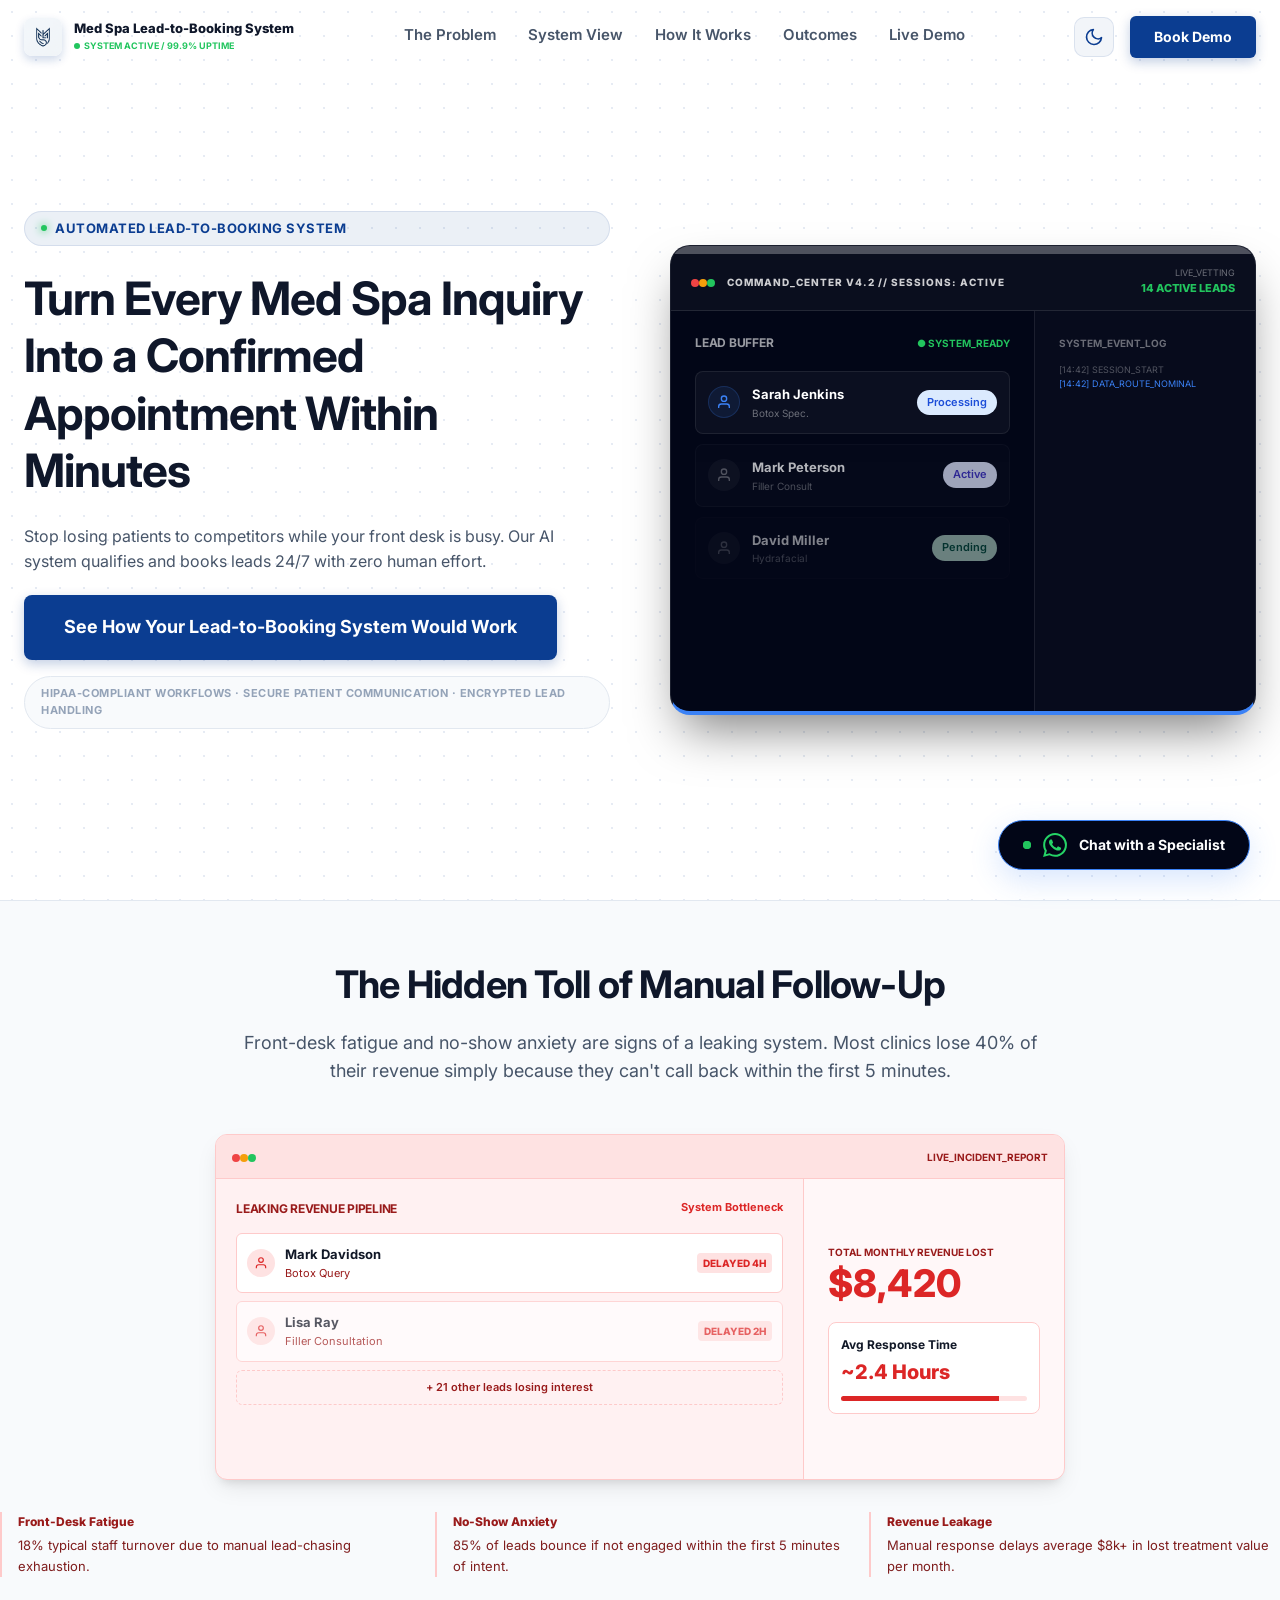
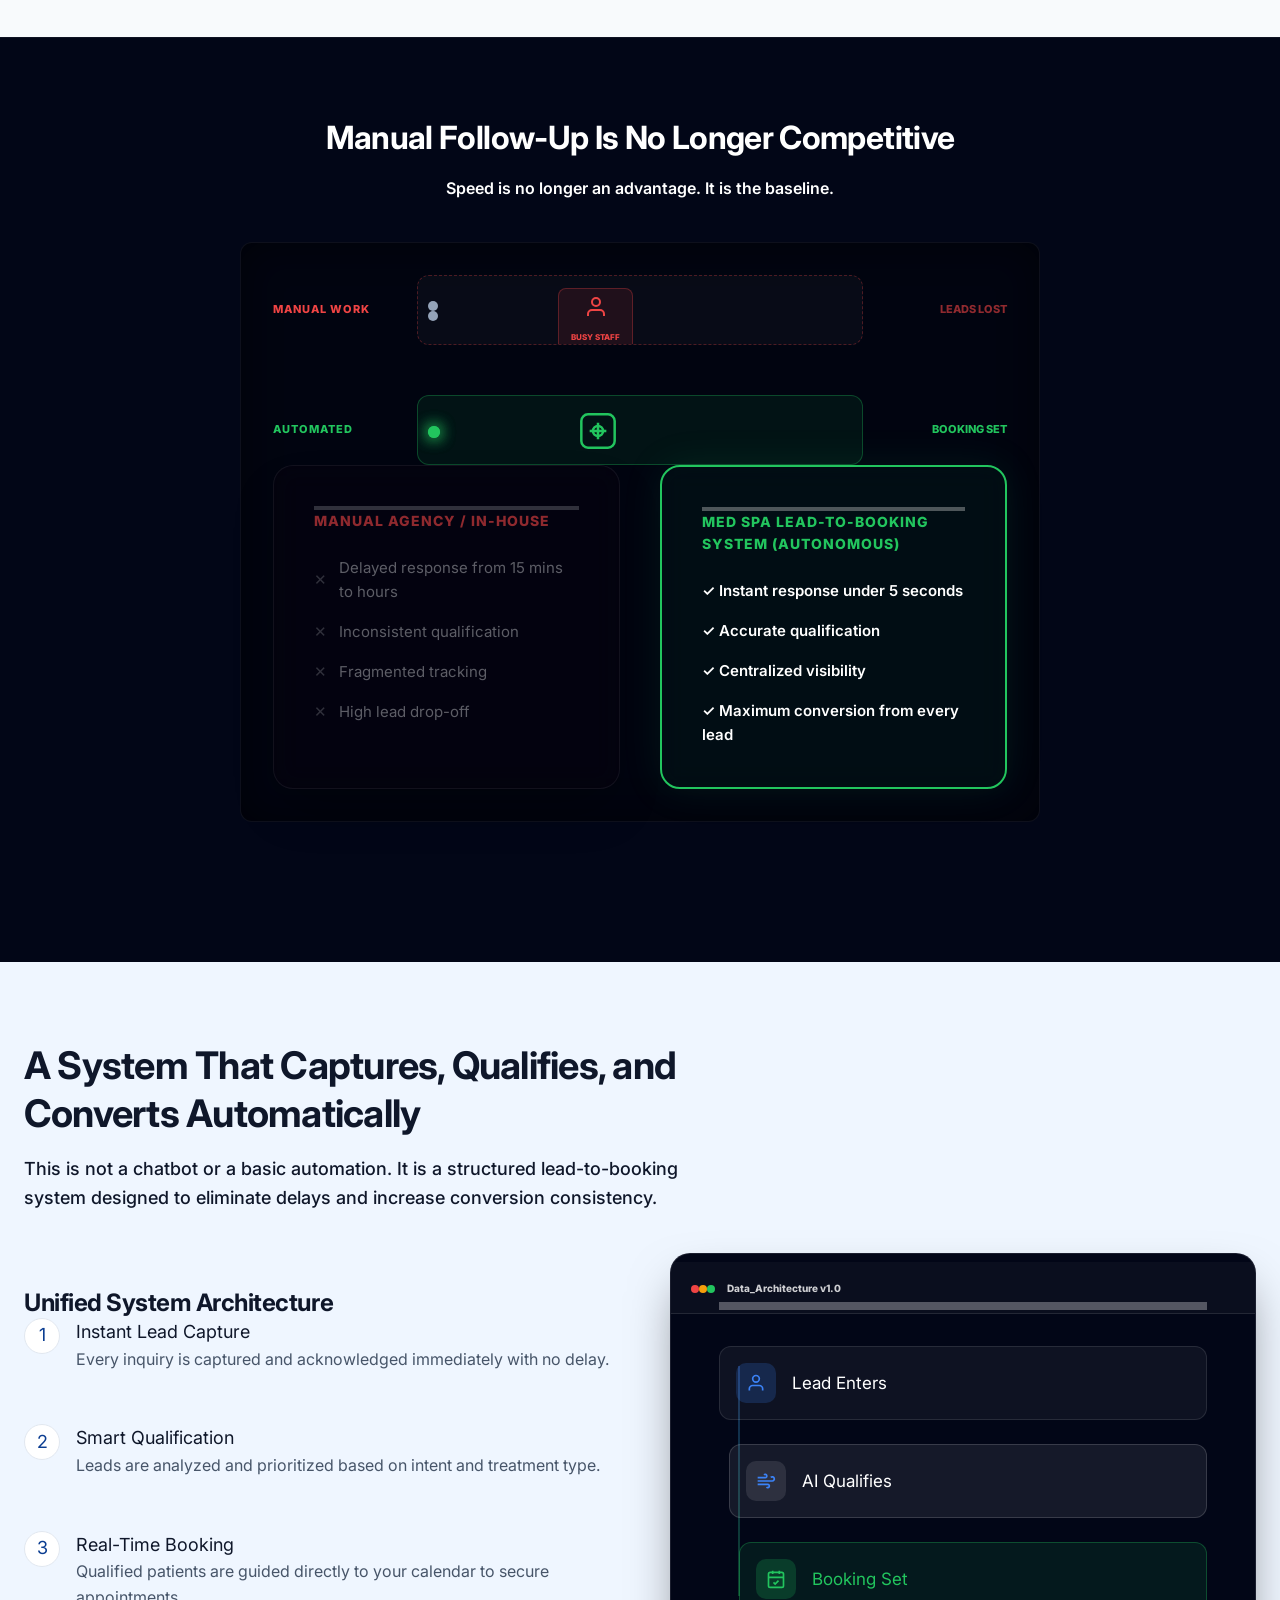
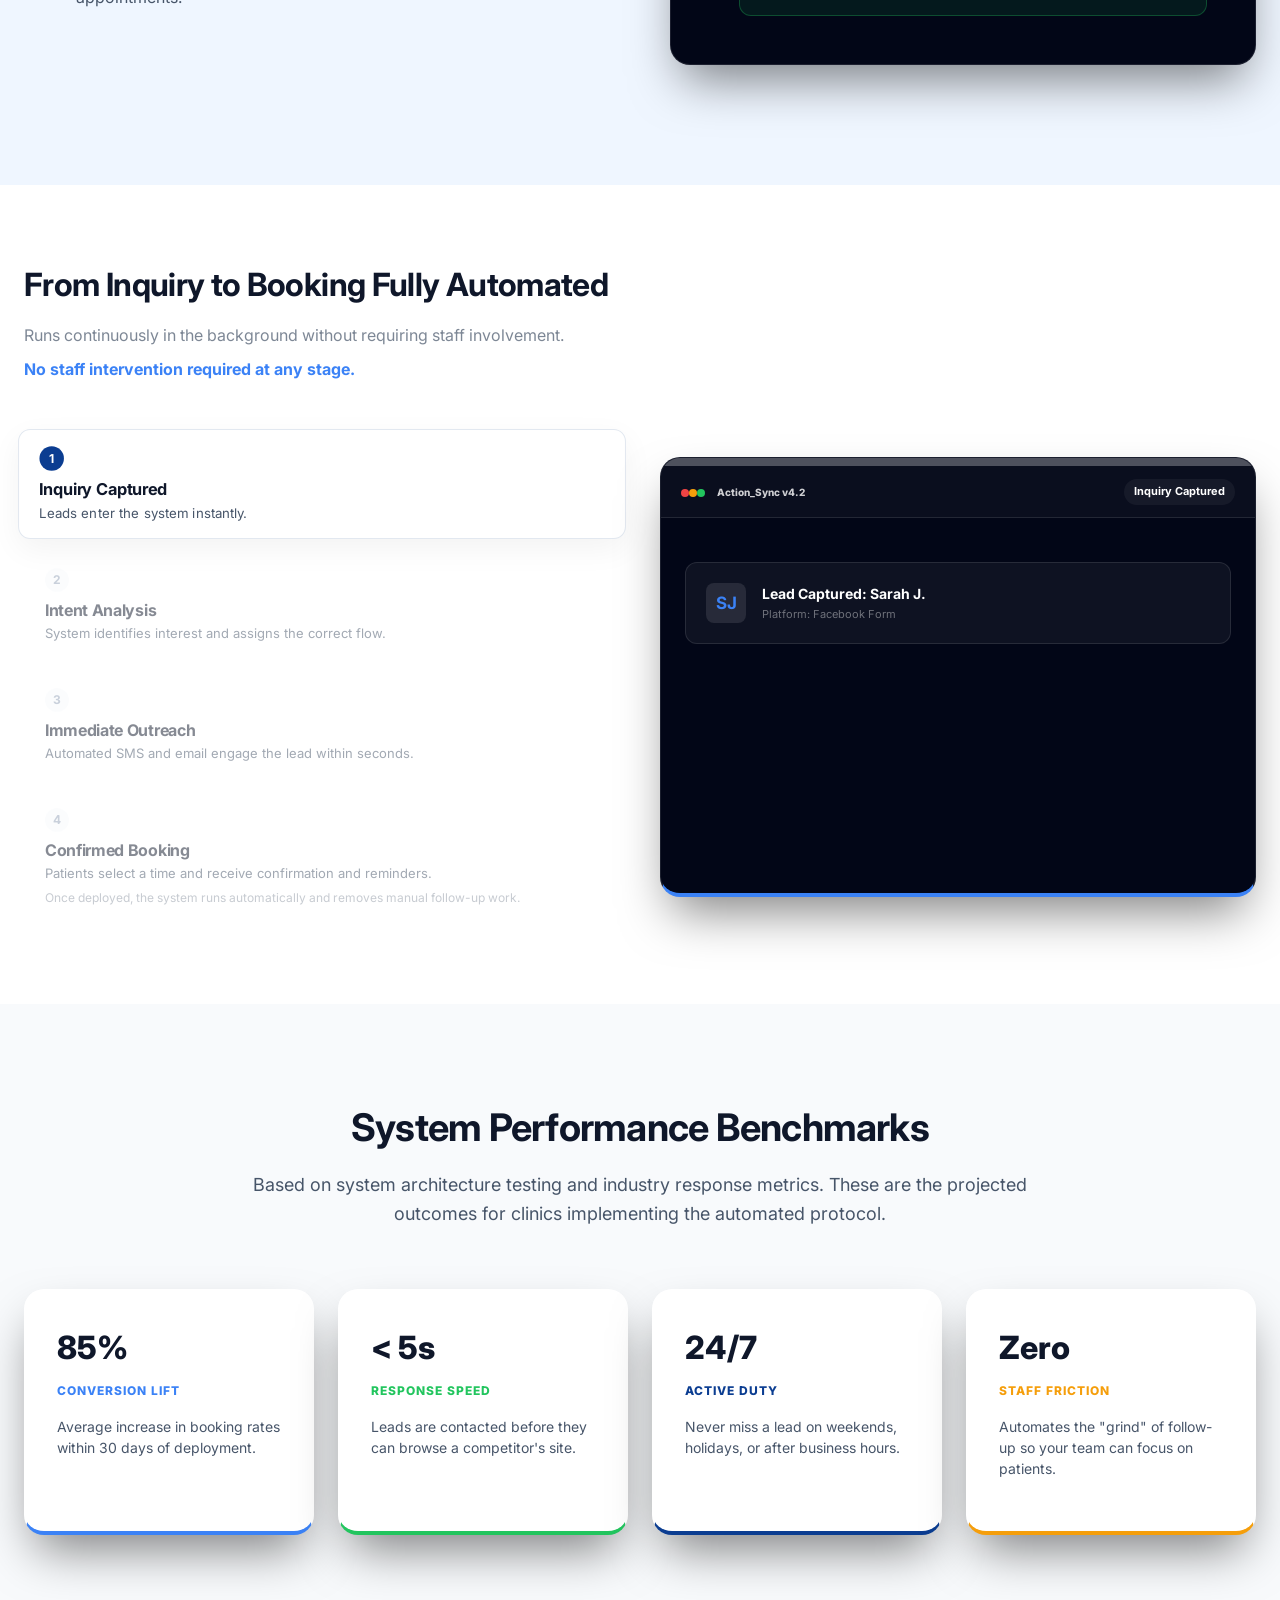
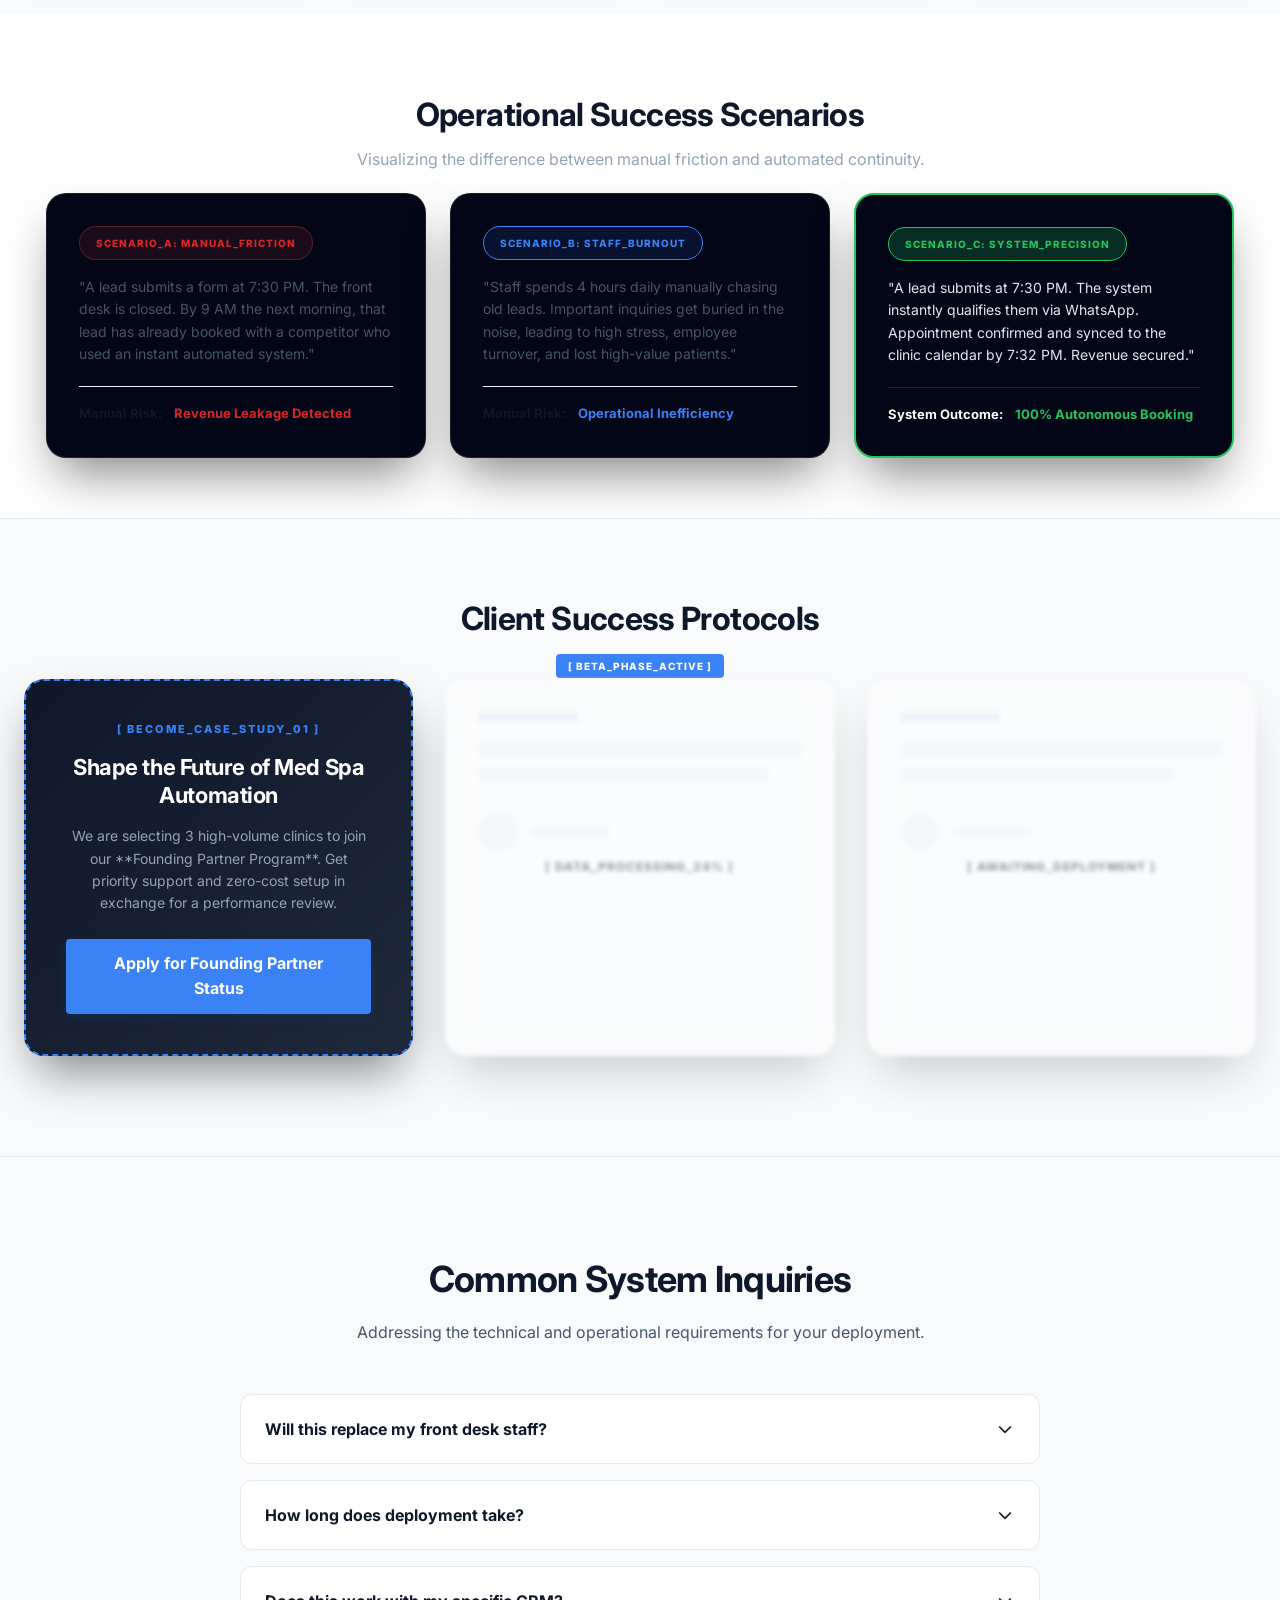
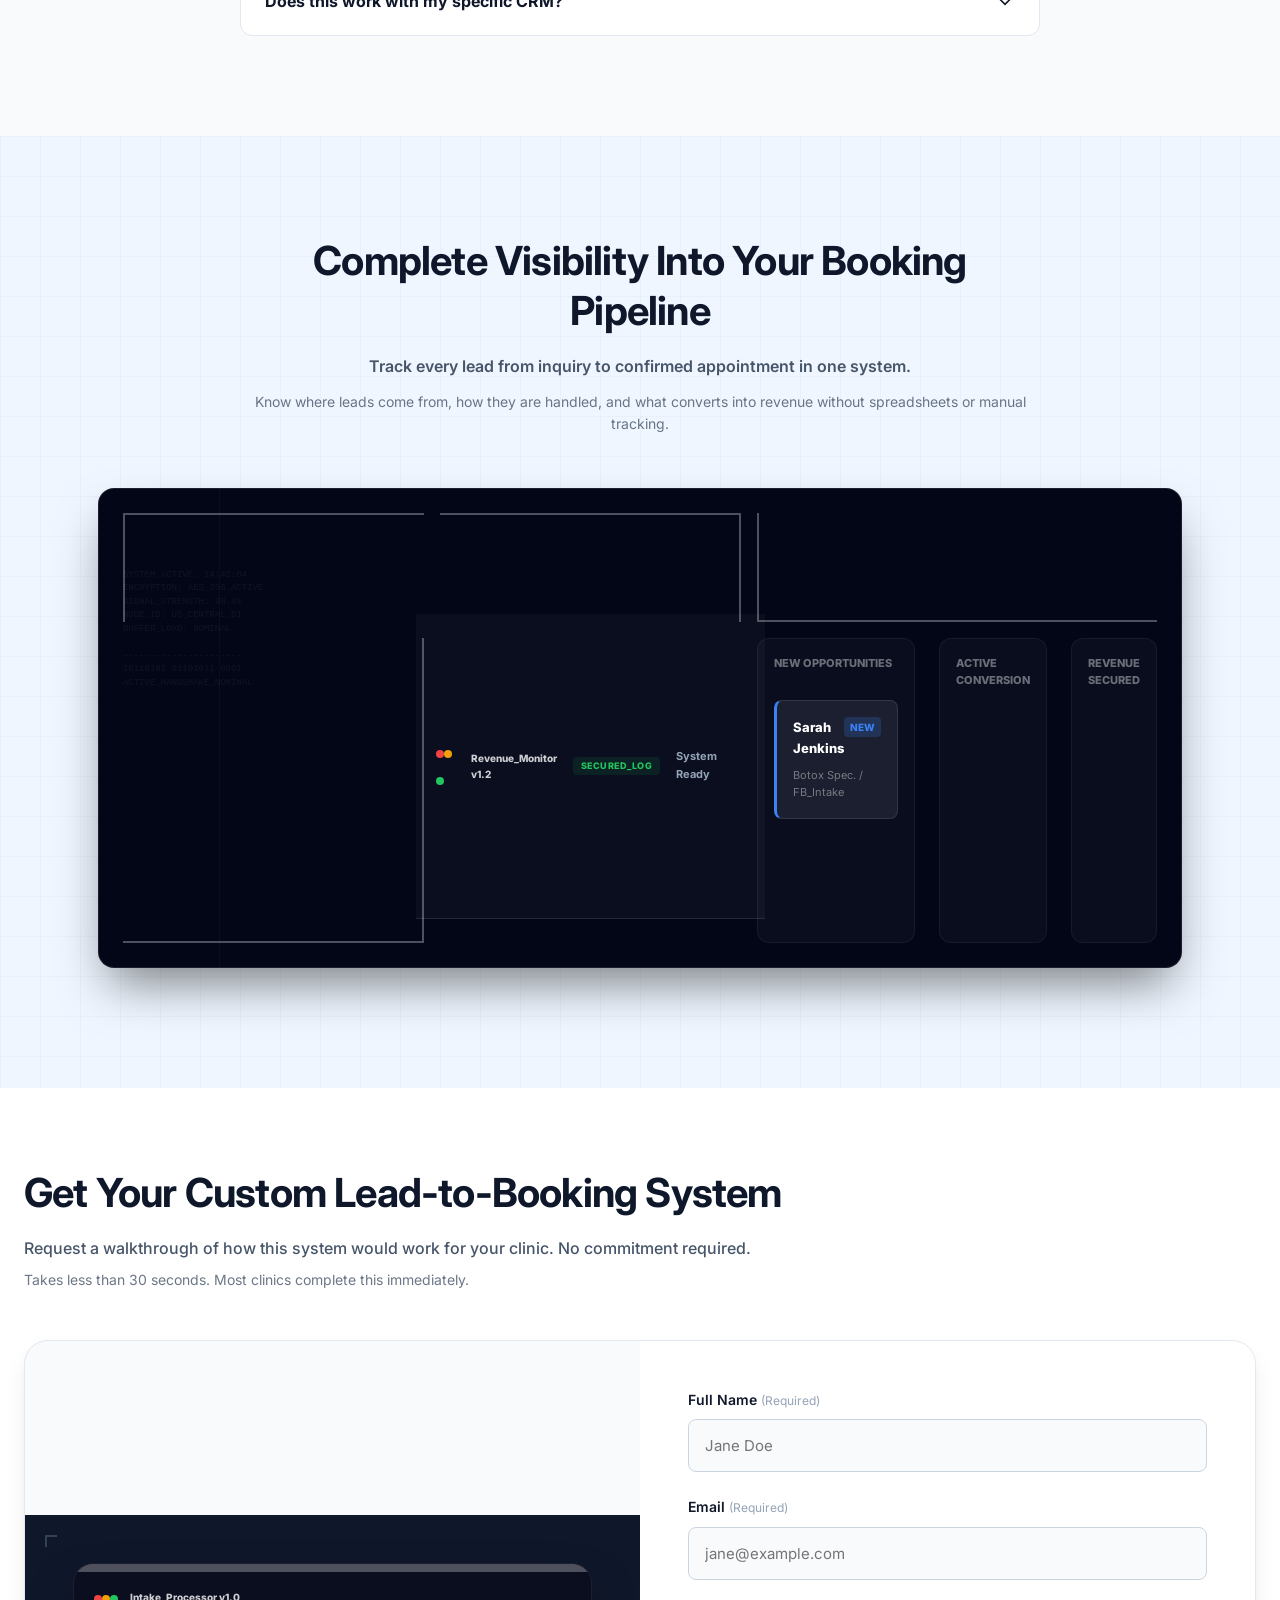
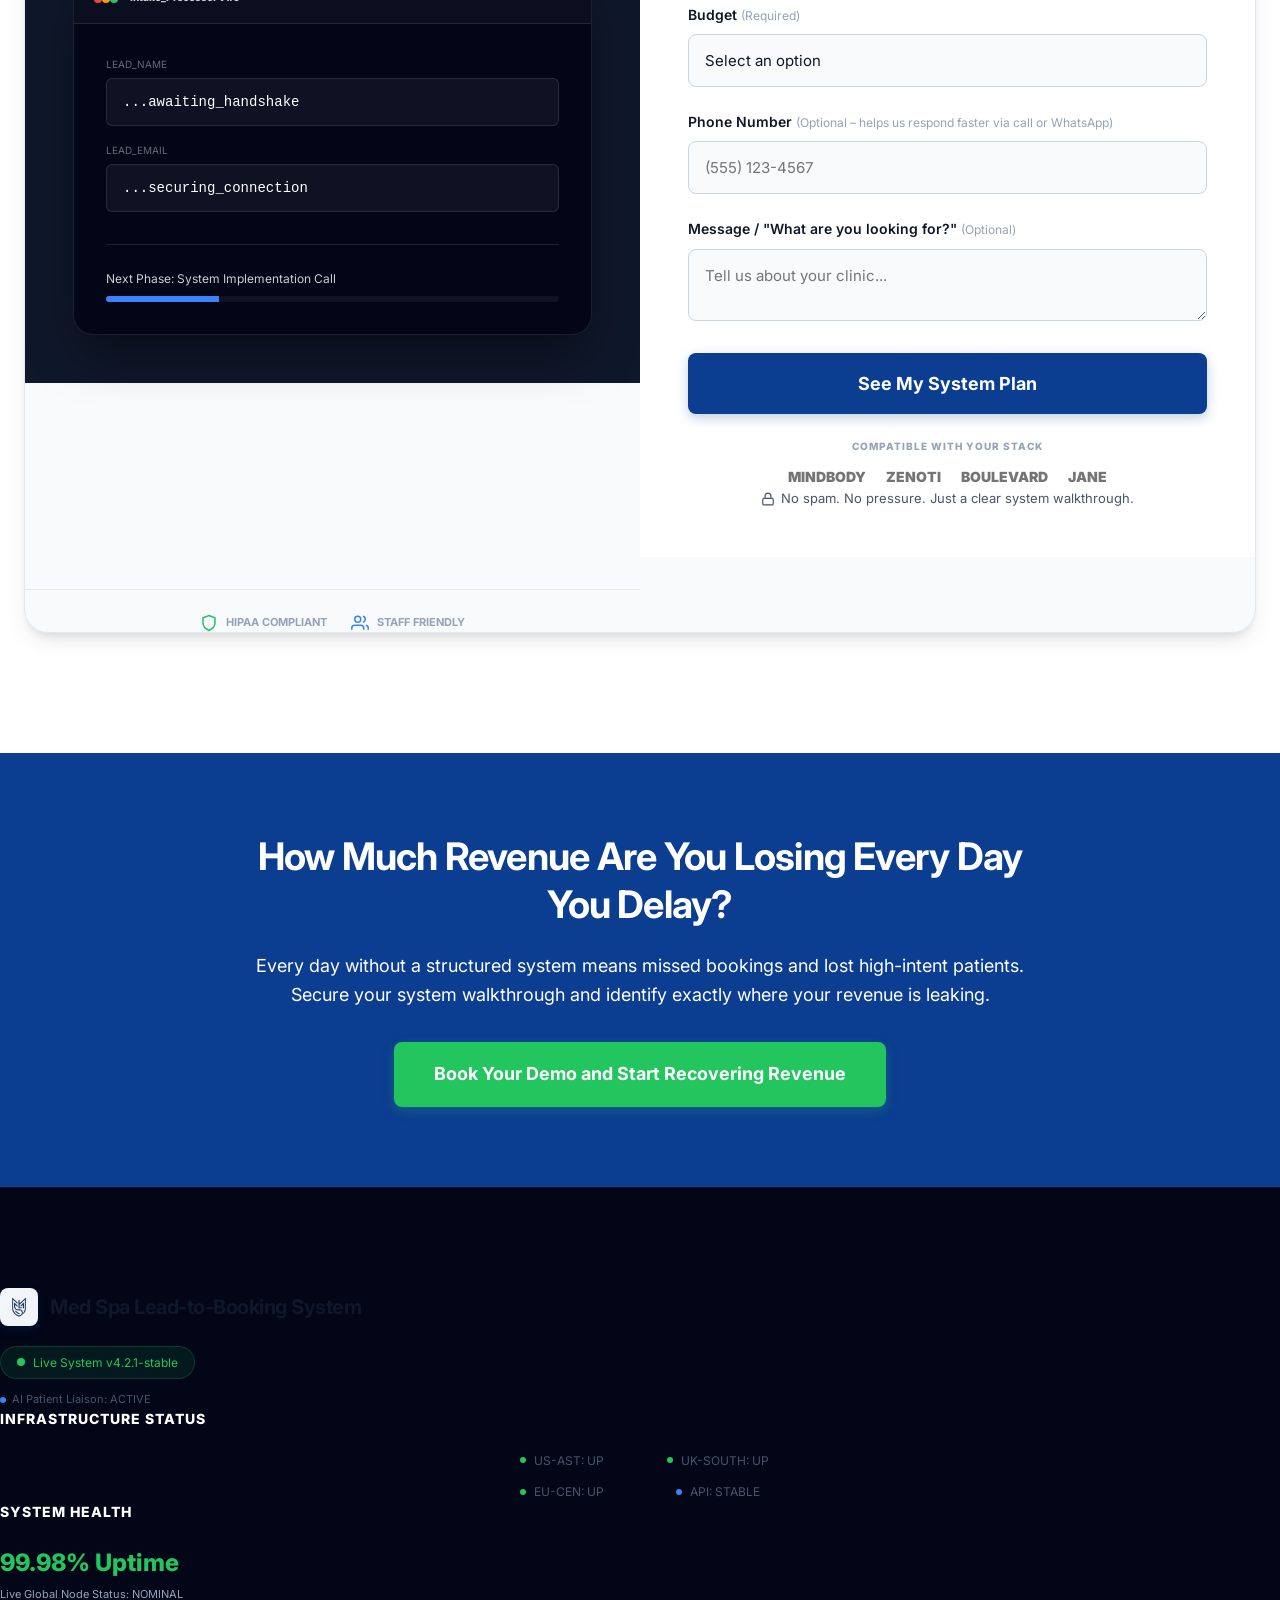
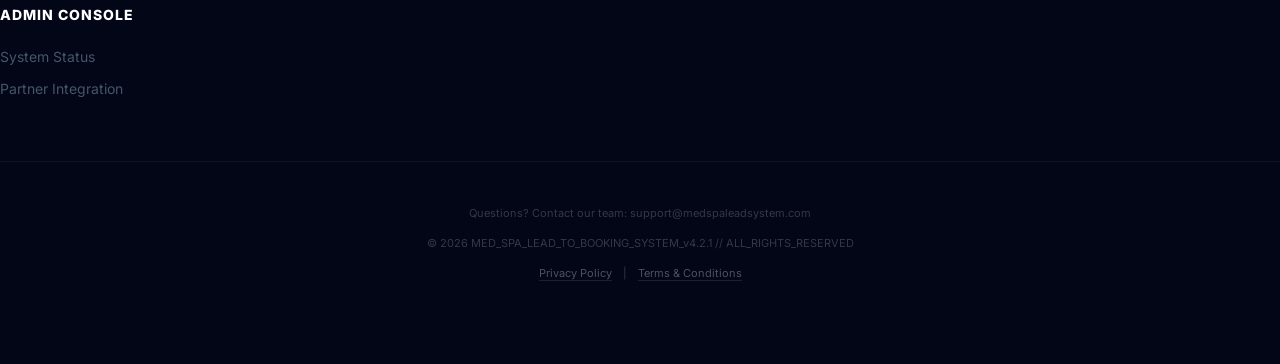
<file: index.html>
<!DOCTYPE html>
<html lang="en">

<head>
    <meta charset="UTF-8">
    <meta name="viewport" content="width=device-width, initial-scale=1.0">
    <title>Med Spa Lead-to-Booking System</title>
    <meta name="description" content="Turn every Med Spa inquiry into a confirmed appointment within minutes. Fully automated, instant follow-up system.">
    
    <!-- Open Graph (OG) Tags -->
    <meta property="og:title" content="Med Spa Lead-to-Booking System">
    <meta property="og:description" content="Turn every Med Spa inquiry into a confirmed appointment within minutes. Fully automated, instant follow-up system.">
    <meta property="og:image" content="assets/logo.png">
    <meta property="og:type" content="website">

    <!-- Schema Markup -->
    <script type="application/ld+json">
    {
      "@context": "https://schema.org",
      "@type": "SoftwareApplication",
      "name": "Med Spa Lead-to-Booking System",
      "operatingSystem": "Web",
      "applicationCategory": "BusinessApplication",
      "description": "Automated system that captures, qualifies, and guides Med Spa leads to booking instantly."
    }
    </script>
    <link rel="icon" type="image/png" href="assets/favicon.png">
    <link rel="preconnect" href="https://fonts.googleapis.com">
    <link rel="preconnect" href="https://fonts.gstatic.com" crossorigin>
    <link href="https://fonts.googleapis.com/css2?family=Inter:wght@400;500;600;700;800&display=swap" rel="stylesheet">
    <link rel="stylesheet" href="styles.css">

</head>

<body id="top">

    <!-- Sticky Header (Elite Hub Bar) -->
    <header class="site-header" id="main-header">
        <div class="container header-container">
            <a href="#top" class="header-brand">
                <img src="assets/logo.png" class="brand-logo" alt="Med Spa Lead-to-Booking System Logo" loading="lazy">
                <div style="display:flex; flex-direction:column; min-width:160px; flex-shrink:1;">
                    <span class="nav-brand-text" style="display: block !important; font-weight: 800; font-size: 13px; line-height: 1.2; visibility: visible !important; color: var(--text-dark);">Med Spa Lead-to-Booking System</span>
                    <div style="display: flex; align-items: center; gap: 4px; font-size: 9px; font-weight: 700; color: #22c55e; margin-top: 2px;">
                        <span class="pulse-dot" style="width: 6px; height: 6px; background: var(--cta-green);"></span> SYSTEM ACTIVE / 99.9% UPTIME
                    </div>
                </div>
            </a>
            
            <!-- Mobile Navigation Toggle -->
            <button class="mobile-nav-toggle" id="mobileNavToggle" aria-label="Toggle Mobile Navigation">
                <svg width="24" height="24" viewBox="0 0 24 24" fill="none" stroke="currentColor" stroke-width="2.5" stroke-linecap="round" stroke-linejoin="round"><line x1="3" y1="12" x2="21" y2="12"></line><line x1="3" y1="6" x2="21" y2="6"></line><line x1="3" y1="18" x2="21" y2="18"></line></svg>
            </button>
            
            <nav class="header-nav">
                <a href="#problem" class="nav-link">The Problem</a>
                <a href="#solution" class="nav-link">System View</a>
                <a href="#workflow" class="nav-link">How It Works</a>
                <a href="#results" class="nav-link">Outcomes</a>
                <a href="#demo-form" class="nav-link">Live Demo</a>
                <!-- Mobile Only CTA -->
                <a href="#demo-form" class="btn btn-primary btn-nav-mobile">Book System Demo</a>
            </nav>
            
            <div class="header-action" style="display: flex; align-items: center;">
                <!-- Theme Toggle -->
                <button class="theme-toggle" id="themeToggle" aria-label="Toggle Theme">
                    <svg class="icon-moon" width="20" height="20" viewBox="0 0 24 24" fill="none" stroke="currentColor" stroke-width="2" stroke-linecap="round" stroke-linejoin="round"><path d="M21 12.79A9 9 0 1 1 11.21 3 7 7 0 0 0 21 12.79z"></path></svg>
                    <svg class="icon-sun" width="20" height="20" viewBox="0 0 24 24" fill="none" stroke="currentColor" stroke-width="2" stroke-linecap="round" stroke-linejoin="round"><circle cx="12" cy="12" r="5"></circle><line x1="12" y1="1" x2="12" y2="3"></line><line x1="12" y1="21" x2="12" y2="23"></line><line x1="4.22" y1="4.22" x2="5.64" y2="5.64"></line><line x1="18.36" y1="18.36" x2="19.78" y2="19.78"></line><line x1="1" y1="12" x2="3" y2="12"></line><line x1="21" y1="12" x2="23" y2="12"></line><line x1="4.22" y1="19.78" x2="5.64" y2="18.36"></line><line x1="18.36" y1="5.64" x2="19.78" y2="4.22"></line></svg>
                </button>
                <a href="#demo-form" class="btn btn-primary btn-desktop-demo" style="padding: 10px 24px; font-size: 14px; border-radius: 6px;">Book Demo</a>
            </div>
        </div>
    </header>

    <!-- SECTION 1 - HERO SYSTEM SIMULATION -->
    <section id="demo" class="section pt-header bg-white"
        style="position: relative; overflow: hidden; padding-bottom: 80px;">
        <!-- Dotted Grid and Glow -->
        <div class="hero-bg-grid bg-dots"></div>

        <div class="container grid-2 fade-in" style="position: relative; z-index: 1;">

            <div class="hero-content" style="display:flex; flex-direction:column; justify-content:center;">
                <div class="hero-capsule mb-3">
                    <span class="pulse-dot"
                        style="width: 6px; height: 6px; background: var(--cta-green); border-radius: 50%; display: inline-block; margin-right: 8px; box-shadow: 0 0 8px var(--cta-green);"></span>
                    AUTOMATED LEAD-TO-BOOKING SYSTEM
                </div>
                <h1 class="hero-title fade-in visible">Turn Every Med Spa Inquiry Into a <span class="text-blue">Confirmed Appointment</span> Within Minutes</h1>
                <p class="hero-subtitle fade-in visible" style="transition-delay: 0.1s;">Stop losing patients to competitors while your front desk is busy. Our AI system qualifies and books leads 24/7 with zero human effort.</p>
                
                <div class="cta-wrapper mb-5">
                    <a href="#demo-form" class="btn btn-primary btn-large shadow-lg">See How Your Lead-to-Booking System Would Work</a>
                </div>

                <div class="pill-grid" style="display:flex; flex-wrap:wrap; gap:16px; margin-top:16px;">
                    <div style="display:inline-flex; align-items:center; gap:8px; background:var(--bg-light-gray); padding:8px 16px; border-radius:100px; font-size:11px; font-weight:700; color:var(--text-muted); border:1px solid var(--border-color); text-transform: uppercase; letter-spacing: 0.5px;">
                        HIPAA-compliant workflows · Secure patient communication · Encrypted lead handling</div>
                </div>
            </div>            <div class="hero-visual fade-in delay-1" style="position: relative; margin-top:20px;">
                <!-- Restored 3-Lead Command Center Console -->
                <div class="sys-ui-window" id="heroCommandCenter" style="border-bottom: 4px solid var(--secondary-blue);">
                    <div class="corner-tl"></div><div class="corner-tr"></div><div class="corner-bl"></div><div class="corner-br"></div>
                    
                    <div class="sys-hub-bar">
                        <div style="display:flex; align-items:center; gap:12px;">
                            <div class="dash-dots"><span></span><span></span><span></span></div>
                            <span style="font-size: 10px; font-weight: 800; color: white; letter-spacing: 1px; text-transform: uppercase; opacity: 0.8;">Command_Center v4.2 // Sessions: ACTIVE</span>
                        </div>
                        <div style="display:flex; align-items:center; gap:20px;">
                            <div style="text-align:right;">
                                <div style="font-size: 9px; color: rgba(255,255,255,0.4);">LIVE_VETTING</div>
                                <div style="font-size: 11px; color: var(--cta-green); font-weight: 800;">14 ACTIVE LEADS</div>
                            </div>
                        </div>
                    </div>

                    <div class="sys-grid-responsive" style="min-height: 400px;">
                        <!-- Left Content: Live Feed Table -->
                        <div style="padding: 24px; border-right: 1px solid var(--sys-border);">
                            <div style="display:flex; justify-content:space-between; align-items:center; margin-bottom: 20px;">
                                <h4 style="font-size: 12px; color: rgba(255,255,255,0.6); text-transform: uppercase;">Lead Buffer</h4>
                                <div style="font-size: 10px; color: var(--cta-green); font-weight:700;">● SYSTEM_READY</div>
                            </div>
                            
                            <div class="command-rows" style="display: flex; flex-direction: column; gap: 10px;">
                                <!-- Row 1 -->
                                <div class="c-row" id="heroRow1" style="background: rgba(255,255,255,0.04); border: 1px solid rgba(255,255,255,0.08); border-radius: 8px; padding: 12px; display: flex; justify-content: space-between; align-items: center; transition: all 0.3s ease;">
                                    <div style="display:flex; align-items:center; gap:12px;">
                                        <div style="width: 32px; height: 32px; background: rgba(59, 130, 246, 0.1); border-radius: 50%; display: flex; align-items: center; justify-content: center; color: var(--secondary-blue); border: 1px solid rgba(59, 130, 246, 0.2);"><svg width="16" height="16" viewBox="0 0 24 24" fill="none" stroke="currentColor" stroke-width="2"><path d="M20 21v-2a4 4 0 0 0-4-4H8a4 4 0 0 0-4 4v2"></path><circle cx="12" cy="7" r="4"></circle></svg></div>
                                        <div><div style="font-size: 13px; font-weight: 700; color: white;">Sarah Jenkins</div><div style="font-size: 10px; color: rgba(255,255,255,0.4);">Botox Spec.</div></div>
                                    </div>
                                    <div class="table-badge badge-new" id="heroStatus1">Processing</div>
                                </div>
                                <!-- Row 2 -->
                                <div class="c-row" id="heroRow2" style="background: rgba(255,255,255,0.02); border: 1px solid rgba(255,255,255,0.04); border-radius: 8px; padding: 12px; display: flex; justify-content: space-between; align-items: center; opacity: 0.7;">
                                    <div style="display:flex; align-items:center; gap:12px;">
                                        <div style="width: 32px; height: 32px; background: rgba(255,255,255,0.05); border-radius: 50%; display: flex; align-items: center; justify-content: center; color: rgba(255,255,255,0.4);"><svg width="16" height="16" viewBox="0 0 24 24" fill="none" stroke="currentColor" stroke-width="2"><path d="M20 21v-2a4 4 0 0 0-4-4H8a4 4 0 0 0-4 4v2"></path><circle cx="12" cy="7" r="4"></circle></svg></div>
                                        <div><div style="font-size: 13px; font-weight: 700; color: white;">Mark Peterson</div><div style="font-size: 10px; color: rgba(255,255,255,0.4);">Filler Consult</div></div>
                                    </div>
                                    <div class="table-badge badge-contacted" id="heroStatus2">Active</div>
                                </div>
                                <!-- Row 3 -->
                                <div class="c-row" id="heroRow3" style="background: rgba(255,255,255,0.01); border: 1px solid rgba(255,255,255,0.02); border-radius: 8px; padding: 12px; display: flex; justify-content: space-between; align-items: center; opacity: 0.5;">
                                    <div style="display:flex; align-items:center; gap:12px;">
                                        <div style="width: 32px; height: 32px; background: rgba(255,255,255,0.05); border-radius: 50%; display: flex; align-items: center; justify-content: center; color: rgba(255,255,255,0.3);"><svg width="16" height="16" viewBox="0 0 24 24" fill="none" stroke="currentColor" stroke-width="2"><path d="M20 21v-2a4 4 0 0 0-4-4H8a4 4 0 0 0-4 4v2"></path><circle cx="12" cy="7" r="4"></circle></svg></div>
                                        <div><div style="font-size: 13px; font-weight: 700; color: white;">David Miller</div><div style="font-size: 10px; color: rgba(255,255,255,0.4);">Hydrafacial</div></div>
                                    </div>
                                    <div class="table-badge badge-booked" id="heroStatus3">Pending</div>
                                </div>
                            </div>
                        </div>

                        <!-- Right Content: System Log -->
                        <div style="padding: 24px; background: rgba(255,255,255,0.02); display: flex; flex-direction: column;">
                            <div style="font-size: 10px; font-weight: 700; color: rgba(255,255,255,0.4); text-transform: uppercase; margin-bottom: 12px;">System_Event_Log</div>
                            <div id="sysLog" style="flex: 1; font-family: monospace; font-size: 9px; color: rgba(255,255,255,0.3); line-height: 1.6; overflow: hidden;">
                                <div>[14:42] SESSION_START</div>
                                <div style="color:var(--secondary-blue)">[14:42] DATA_ROUTE_NOMINAL</div>
                            </div>
                        </div>
                    </div>
                </div>
            </div>

        </div>
    </section>

    <!-- SECTION 2 - THE PROBLEM (FAILURE DASHBOARD) -->
    <section class="section bg-light-gray" id="problem" style="border-top: 1px solid var(--border-color); padding: 60px 0;">
        <div class="container fade-in text-center-mobile">
            <div class="text-center mb-5 fade-in">
                <h2 style="font-size: 38px; margin-bottom: 20px;">The Hidden Toll of Manual Follow-Up</h2>
                <p style="font-size: 18px; color: var(--text-light); max-width: 800px; margin: 0 auto;">Front-desk fatigue and no-show anxiety are signs of a leaking system. Most clinics lose 40% of their revenue simply because they can't call back within the first 5 minutes.</p>
            </div>
            
            <!-- Failure Dashboard Mockup -->
            <div class="failure-dashboard shadow-lg" style="max-width: 850px; margin: 48px auto 0; background: #FFF1F2; border: 1px solid #FECACA; border-radius: 12px; overflow: hidden; position: relative;">
                <div class="dash-header" style="background: #FEE2E2; border-bottom: 1px solid #FECACA; padding: 8px 16px;">
                    <div class="dash-dots"><span></span><span></span><span></span></div>
                    <span style="font-size: 10px; color: #991B1B; margin-left: auto; font-weight: 700;">LIVE_INCIDENT_REPORT</span>
                </div>
                
                <div class="grid-res-leak" style="min-height: 300px;">
                    <!-- Left: Leaking Pipeline -->
                    <div style="padding: 20px; border-right: 1px solid #FECACA;">
                        <div style="display: flex; justify-content: space-between; align-items: center; margin-bottom: 16px;">
                            <h4 style="color: #991B1B; font-size: 12px; text-transform: uppercase;">Leaking Revenue Pipeline</h4>
                            <div style="font-size: 11px; color: #DC2626; font-weight: 700; animation: pulseRed 2s infinite;">System Bottleneck</div>
                        </div>
                        
                        <div class="problem-rows-container">
                            <div class="p-row" style="background: white; border-radius: 6px; padding: 10px; margin-bottom: 8px; border: 1px solid #FECACA; display: flex; align-items: center; justify-content: space-between;">
                                <div style="display: flex; align-items: center; gap: 10px;">
                                    <div style="width: 28px; height: 28px; background: #FEE2E2; border-radius: 50%; display: flex; align-items: center; justify-content: center; color: #DC2626;"><svg width="14" height="14" viewBox="0 0 24 24" fill="none" stroke="currentColor" stroke-width="2"><path d="M20 21v-2a4 4 0 0 0-4-4H8a4 4 0 0 0-4 4v2"></path><circle cx="12" cy="7" r="4"></circle></svg></div>
                                    <div>
                                        <div style="font-size: 13px; font-weight: 700; color: #111827;">Mark Davidson</div>
                                        <div style="font-size: 11px; color: #991B1B;">Botox Query</div>
                                    </div>
                                </div>
                                <div style="text-align: right;">
                                    <div style="font-size: 10px; font-weight: 800; color: #DC2626; background: #FEE2E2; padding: 2px 6px; border-radius: 4px;">DELAYED 4H</div>
                                </div>
                            </div>
                            
                            <div class="p-row" style="background: white; border-radius: 6px; padding: 10px; margin-bottom: 8px; border: 1px solid #FECACA; display: flex; align-items: center; justify-content: space-between; opacity: 0.7;">
                                <div style="display: flex; align-items: center; gap: 10px;">
                                    <div style="width: 28px; height: 28px; background: #FEE2E2; border-radius: 50%; display: flex; align-items: center; justify-content: center; color: #DC2626;"><svg width="14" height="14" viewBox="0 0 24 24" fill="none" stroke="currentColor" stroke-width="2"><path d="M20 21v-2a4 4 0 0 0-4-4H8a4 4 0 0 0-4 4v2"></path><circle cx="12" cy="7" r="4"></circle></svg></div>
                                    <div>
                                        <div style="font-size: 13px; font-weight: 700; color: #111827;">Lisa Ray</div>
                                        <div style="font-size: 11px; color: #991B1B;">Filler Consultation</div>
                                    </div>
                                </div>
                                <div style="text-align: right;">
                                    <div style="font-size: 10px; font-weight: 800; color: #DC2626; background: #FEE2E2; padding: 2px 6px; border-radius: 4px;">DELAYED 2H</div>
                                </div>
                            </div>

                            <div style="text-align: center; color: #991B1B; font-size: 11px; font-weight: 600; padding: 8px; border: 1px dashed #FECACA; border-radius: 6px;">
                                + 21 other leads losing interest
                            </div>
                        </div>
                    </div>
                    
                    <!-- Right: Stats & Leaks -->
                    <div style="padding: 24px; background: rgba(255, 255, 255, 0.4); display: flex; flex-direction: column; justify-content: center; gap: 20px;">
                        <div>
                            <div style="font-size: 10px; font-weight: 700; color: #991B1B; text-transform: uppercase; margin-bottom: 4px;">Total Monthly Revenue Lost</div>
                            <div id="leakCounter" style="font-size: 38px; font-weight: 800; color: #DC2626; line-height: 1;">$8,420</div>
                        </div>
                        <div style="background: white; padding: 12px; border-radius: 8px; border: 1px solid #FECACA;">
                            <div style="font-size: 12px; font-weight: 700; color: #111827; margin-bottom: 2px;">Avg Response Time</div>
                            <div style="font-size: 20px; font-weight: 800; color: #DC2626;">~2.4 Hours</div>
                            <div style="width: 100%; height: 5px; background: #FEE2E2; border-radius: 100px; margin-top: 8px; overflow: hidden;">
                                <div style="width: 85%; height: 100%; background: #DC2626;"></div>
                            </div>
                        </div>
                    </div>
                </div>
            </div>

            <!-- Operational Toll Indicators -->
            <div class="grid-res-3 mt-4" style="margin-top: 32px;">
                <div style="border-left: 2px solid #FECACA; padding-left: 16px;">
                    <div style="font-weight: 800; font-size: 12px; color: #991B1B; margin-bottom: 4px;">Front-Desk Fatigue</div>
                    <p style="font-size: 13px; color: #7F1D1D; margin: 0;">18% typical staff turnover due to manual lead-chasing exhaustion.</p>
                </div>
                <div style="border-left: 2px solid #FECACA; padding-left: 16px;">
                    <div style="font-weight: 800; font-size: 12px; color: #991B1B; margin-bottom: 4px;">No-Show Anxiety</div>
                    <p style="font-size: 13px; color: #7F1D1D; margin: 0;">85% of leads bounce if not engaged within the first 5 minutes of intent.</p>
                </div>
                <div style="border-left: 2px solid #FECACA; padding-left: 16px;">
                    <div style="font-weight: 800; font-size: 12px; color: #991B1B; margin-bottom: 4px;">Revenue Leakage</div>
                    <p style="font-size: 13px; color: #7F1D1D; margin: 0;">Manual response delays average $8k+ in lost treatment value per month.</p>
                </div>
            </div>
        </div>
    </section>

    <!-- RESTORATION PROTOCOL Layer 3: The New Standard (The Shift) -->
    <section class="section bg-superdark text-white" style="border-top: 1px solid rgba(255,255,255,0.05);">
        <div class="container container-narrow fade-in">
            <div class="text-center" style="margin-bottom: 40px;">
                <h2 style="font-size: 32px; margin-bottom: 18px;">Manual Follow-Up Is No Longer Competitive</h2>
                <p style="font-weight: 600;">Speed is no longer an advantage. It is the baseline.</p>
            </div>
            
            <!-- Visual Comparison Engine (Simulation) -->
            <div class="engine-sim" style="max-width: 800px; margin: 0 auto 60px;">
                <!-- Row 1: Manual -->
                <div style="display: grid; grid-template-columns: 120px 1fr 120px; align-items: center; gap: 24px; margin-bottom: 50px;">
                    <div style="font-size: 11px; font-weight: 800; color: #EF4444; text-transform: uppercase; letter-spacing: 1px;">Manual Work</div>
                    <div style="height: 70px; background: rgba(255,255,255,0.03); border-radius: 12px; position: relative; overflow: hidden; border: 1px dashed rgba(239, 68, 68, 0.3);">
                        <!-- Manual Leads -->
                        <div class="manual-lead" style="position: absolute; top: 25px; left: 10px; width: 10px; height: 10px; background: #94A3B8; border-radius: 50%;"></div>
                        <div class="manual-lead" style="position: absolute; top: 35px; left: 10px; width: 10px; height: 10px; background: #94A3B8; border-radius: 50%; animation-delay: 2s;"></div>
                        
                        <!-- Staff Bottleneck -->
                        <div style="position: absolute; left: 140px; top: 12px; text-align: center;">
                            <div style="background: rgba(239, 68, 68, 0.1); border: 1px solid rgba(239, 68, 68, 0.3); border-radius: 8px; padding: 6px 12px;">
                                <svg width="24" height="24" viewBox="0 0 24 24" fill="none" stroke="#EF4444" stroke-width="2" class="staff-icon">
                                    <path d="M20 21v-2a4 4 0 0 0-4-4H8a4 4 0 0 0-4 4v2"></path>
                                    <circle cx="12" cy="7" r="4"></circle>
                                </svg>
                                <div style="font-size: 8px; color: #EF4444; margin-top: 4px; font-weight: 800;">BUSY STAFF</div>
                            </div>
                        </div>
                    </div>
                    <div style="font-size: 11px; font-weight: 800; color: #EF4444; opacity: 0.6; text-align: right;">LEADS LOST</div>
                </div>

                <!-- Row 2: Automated -->
                <div style="display: grid; grid-template-columns: 120px 1fr 120px; align-items: center; gap: 24px;">
                    <div style="font-size: 11px; font-weight: 800; color: var(--cta-green); text-transform: uppercase; letter-spacing: 1px;">Automated</div>
                    <div style="height: 70px; background: rgba(34, 197, 94, 0.08); border-radius: 12px; position: relative; overflow: hidden; border: 1px solid rgba(34, 197, 94, 0.3);">
                        <!-- High Speed Leads -->
                        <div class="auto-lead" style="position: absolute; top: 30px; left: 10px; width: 12px; height: 12px; background: var(--cta-green); border-radius: 50%; box-shadow: 0 0 15px var(--cta-green);"></div>
                        <div class="auto-lead" style="position: absolute; top: 30px; left: 10px; width: 12px; height: 12px; background: var(--cta-green); border-radius: 50%; box-shadow: 0 0 15px var(--cta-green); animation-delay: 0.7s;"></div>
                        
                        <!-- AI Engine -->
                        <div style="position: absolute; left: 160px; top: 15px; text-align: center;">
                            <svg width="40" height="40" viewBox="0 0 24 24" fill="none" stroke="var(--cta-green)" stroke-width="1.5" class="ai-processor">
                                <rect x="2" y="2" width="20" height="20" rx="4" ry="4"></rect>
                                <path d="M7 12h10M12 7v10"></path>
                                <circle cx="12" cy="12" r="3"></circle>
                            </svg>
                        </div>
                    </div>
                    <div style="font-size: 11px; font-weight: 800; color: var(--cta-green); text-align: right;">BOOKING SET</div>
                </div>
            
            <div class="comparison-grid grid-res-2">
                <!-- Manual Side -->
                <div class="sys-ui-window" style="padding: 40px; opacity: 0.6; border: 1px solid rgba(255,255,255,0.1); background: rgba(220, 38, 38, 0.02); position: relative; overflow: hidden;">
                    <div class="corner-tl"></div><div class="corner-tr"></div>
                    <div style="font-weight: 800; font-size: 14px; color: #EF4444; margin-bottom: 24px; text-transform: uppercase; letter-spacing: 1px;">Manual Agency / In-House</div>
                    <ul style="list-style:none; padding:0; display:flex; flex-direction:column; gap:16px; font-size: 15px; color: rgba(255,255,255,0.6);">
                        <li style="display:flex; align-items:center; gap:12px;"><span style="opacity:0.5;">✕</span> Delayed response from 15 mins to hours</li>
                        <li style="display:flex; align-items:center; gap:12px;"><span style="opacity:0.5;">✕</span> Inconsistent qualification</li>
                        <li style="display:flex; align-items:center; gap:12px;"><span style="opacity:0.5;">✕</span> Fragmented tracking</li>
                        <li style="display:flex; align-items:center; gap:12px;"><span style="opacity:0.5;">✕</span> High lead drop-off</li>
                    </ul>
                </div>
                <!-- Automated Side -->
                <div class="sys-ui-window" style="padding: 40px; border: 2px solid var(--cta-green); background: rgba(34, 197, 94, 0.05); position: relative; overflow: hidden; box-shadow: 0 0 40px rgba(34, 197, 94, 0.1);">
                    <div class="corner-tl"></div><div class="corner-tr"></div>
                    <div style="font-weight: 800; font-size: 14px; color: var(--cta-green); margin-bottom: 24px; text-transform: uppercase; letter-spacing: 1px;">Med Spa Lead-to-Booking System (Autonomous)</div>
                    <ul style="list-style:none; padding:0; display:flex; flex-direction:column; gap:16px; font-size: 15px; color: white; font-weight: 600;">
                        <li style="display:flex; align-items:center; gap:12px;">✓ Instant response under 5 seconds</li>
                        <li style="display:flex; align-items:center; gap:12px;">✓ Accurate qualification</li>
                        <li style="display:flex; align-items:center; gap:12px;">✓ Centralized visibility</li>
                        <li style="display:flex; align-items:center; gap:12px;">✓ Maximum conversion from every lead</li>
                    </ul>
                </div>
            </div>
        </div>
    </section>

    <!-- SECTION 3 - SOLUTION (FLOW ARCHITECTURE) -->
    <section class="section bg-soft-blue" id="solution" style="position:relative; z-index:2; padding-bottom: 120px;">
        <div class="container fade-in">
            <div class="text-left" style="max-width: 700px; margin-bottom: 40px;">
                <h2 style="font-size: 38px; margin-bottom: 18px;">A System That Captures, Qualifies, and Converts Automatically</h2>
                <p style="font-size: 18px; line-height: 1.6; color: var(--text-dark); font-weight: 500;">This is not a chatbot or a basic automation. It is a structured lead-to-booking system designed to eliminate delays and increase conversion consistency.</p>
            </div>
            
            <div class="grid-2">
                <div>
                    <h3 class="mb-4">Unified System Architecture</h3>
                    <ul style="list-style:none; padding:0;">
                        <li style="margin-bottom: 32px; display:flex; gap:16px;">
                            <div class="text-primary font-bold" style="background:white; width:36px; height:36px; border-radius:50%; display:flex; align-items:center; justify-content:center; flex-shrink:0; font-size: 18px; border: 1px solid var(--border-color);">1</div>
                            <div>
                                <div class="font-bold text-dark mb-1" style="font-size: 18px;">Instant Lead Capture</div>
                                <p class="text-sm m-0">Every inquiry is captured and acknowledged immediately with no delay.</p>
                            </div>
                        </li>
                        <li style="margin-bottom: 32px; display:flex; gap:16px;">
                            <div class="text-primary font-bold" style="background:white; width:36px; height:36px; border-radius:50%; display:flex; align-items:center; justify-content:center; flex-shrink:0; font-size: 18px; border: 1px solid var(--border-color);">2</div>
                            <div>
                                <div class="font-bold text-dark mb-1" style="font-size: 18px;">Smart Qualification</div>
                                <p class="text-sm m-0">Leads are analyzed and prioritized based on intent and treatment type.</p>
                            </div>
                        </li>
                        <li style="display:flex; gap:16px;">
                            <div class="text-primary font-bold" style="background:white; width:36px; height:36px; border-radius:50%; display:flex; align-items:center; justify-content:center; flex-shrink:0; font-size: 18px; border: 1px solid var(--border-color);">3</div>
                            <div>
                                <div class="font-bold text-dark mb-1" style="font-size: 18px;">Real-Time Booking</div>
                                <p class="text-sm m-0">Qualified patients are guided directly to your calendar to secure appointments.</p>
                            </div>
                        </li>
                    </ul>
                </div>
                
                <div class="sys-ui-window shadow-lg" style="padding: 48px;">
                    <div class="corner-tl"></div><div class="corner-tr"></div><div class="corner-bl"></div><div class="corner-br"></div>
                    
                    <div class="sys-hub-bar" style="margin: -48px -48px 32px -48px;">
                         <div style="display:flex; align-items:center; gap:12px;">
                            <div class="dash-dots"><span></span><span></span><span></span></div>
                            <span style="font-size: 10px; font-weight: 800; color: white; opacity: 0.8;">Data_Architecture v1.0</span>
                        </div>
                    </div>
                    
                    <!-- Simplified Process Flow Visual -->
                    <div class="sys-data-arch" style="display: flex; flex-direction: column; gap: 24px; position: relative;">
                        <!-- Connector Line -->
                        <div style="position: absolute; left: 19px; top: 20px; bottom: 20px; width: 2px; background: linear-gradient(to bottom, var(--secondary-blue), var(--cta-green)); opacity: 0.3; z-index: 0;"></div>
                        
                        <div class="sys-node" style="z-index: 1; background: rgba(255,255,255,0.05); border: 1px solid rgba(255,255,255,0.1); width: 100%;">
                            <div class="sys-icon" style="background: rgba(59, 130, 246, 0.2); color: var(--secondary-blue);"><svg width="20" height="20" viewBox="0 0 24 24" fill="none" stroke="currentColor" stroke-width="2"><path d="M20 21v-2a4 4 0 0 0-4-4H8a4 4 0 0 0-4 4v2"></path><circle cx="12" cy="7" r="4"></circle></svg></div>
                            <div class="font-bold text-white">Lead Enters</div>
                        </div>
                        <div class="sys-node" style="z-index: 1; margin-left: 10px; background: rgba(255,255,255,0.08); border: 1px solid rgba(255,255,255,0.15); width: calc(100% - 10px);">
                            <div class="sys-icon" style="background: rgba(255,255,255,0.1); color: var(--secondary-blue);"><svg width="20" height="20" viewBox="0 0 24 24" fill="none" stroke="currentColor" stroke-width="2"><path d="M9.59 4.59A2 2 0 1 1 11 8H2m10.59 11.41A2 2 0 1 0 14 16H2m15.73-8.27A2.5 2.5 0 1 1 19.5 12H2"></path></svg></div>
                            <div class="font-bold text-white">AI Qualifies</div>
                        </div>
                        <div class="sys-node" style="z-index: 1; margin-left: 20px; background: rgba(34, 197, 94, 0.1); border: 1px solid rgba(34, 197, 94, 0.3); width: calc(100% - 20px);">
                            <div class="sys-icon" style="background: rgba(34, 197, 94, 0.2); color: var(--cta-green);"><svg width="20" height="20" viewBox="0 0 24 24" fill="none" stroke="currentColor" stroke-width="2"><rect x="3" y="4" width="18" height="18" rx="2" ry="2"></rect><line x1="16" y1="2" x2="16" y2="6"></line><line x1="8" y1="2" x2="8" y2="6"></line><line x1="3" y1="10" x2="21" y2="10"></line><path d="M9 16l2 2 4-4"></path></svg></div>
                            <div class="font-bold text-green" style="color: var(--cta-green);">Booking Set</div>
                        </div>
                    </div>
                </div>
            </div>
        </div>
    </section>

    <!-- SECTION 4 - HOW IT WORKS (SYNC SCROLL) -->
    <section class="section bg-white" id="workflow">
        <div class="container pb-2 fade-in">
            <div class="text-left" style="margin-bottom: 48px;">
                <h2 style="margin-bottom: 18px;">From Inquiry to Booking Fully Automated</h2>
                <p style="margin-bottom: 8px; opacity:0.7;">Runs continuously in the background without requiring staff involvement.</p>
                <p style="font-weight:700; color: var(--secondary-blue);">No staff intervention required at any stage.</p>
            </div>

            <div class="how-it-works-grid">
                <!-- Left: Scroll Steps -->
                <div class="steps-container">
                    <div class="step-item active" data-step="1">
                        <div class="step-num">1</div>
                        <h3>Inquiry Captured</h3>
                        <p>Leads enter the system instantly.</p>
                    </div>
                    <div class="step-item" data-step="2">
                        <div class="step-num">2</div>
                        <h3>Intent Analysis</h3>
                        <p>System identifies interest and assigns the correct flow.</p>
                    </div>
                    <div class="step-item" data-step="3">
                        <div class="step-num">3</div>
                        <h3>Immediate Outreach</h3>
                        <p>Automated SMS and email engage the lead within seconds.</p>
                    </div>
                    <div class="step-item" data-step="4">
                        <div class="step-num">4</div>
                        <h3>Confirmed Booking</h3>
                        <p>Patients select a time and receive confirmation and reminders.</p>
                        <p style="font-size:12px; opacity:0.6; margin-top:8px;">Once deployed, the system runs automatically and removes manual follow-up work.</p>
                    </div>
                </div>

                <!-- Right: Logic Processor Viewport -->
                <div class="sys-ui-window shadow-lg" style="flex: 1; min-height: 440px; border-bottom: 4px solid var(--secondary-blue);">
                    <div class="corner-tl"></div><div class="corner-tr"></div><div class="corner-bl"></div><div class="corner-br"></div>
                    
                    <div class="sys-hub-bar">
                         <div style="display:flex; align-items:center; gap:12px;">
                            <div class="dash-dots"><span></span><span></span><span></span></div>
                            <span style="font-size: 10px; font-weight: 800; color: white; opacity: 0.8;">Action_Sync v4.2</span>
                        </div>
                        <div id="systemStatusBadge" style="font-size: 11px; font-weight: 700; padding: 4px 10px; border-radius: 100px; background: rgba(255,255,255,0.05); color: white;">Processing...</div>
                    </div>

                    <div style="padding: 24px;">
                        <div class="timeline-container" style="position: relative; min-height: 300px;">
                            <!-- Step 1 -->
                            <div class="sys-event visible" id="sys-event-1">
                                <div style="background: rgba(255,255,255,0.05); padding: 20px; border-radius: 12px; border: 1px solid rgba(255,255,255,0.1); display: flex; align-items: center; gap: 16px;">
                                    <div style="width: 40px; height: 40px; background: rgba(255,255,255,0.1); border-radius: 8px; display: flex; align-items: center; justify-content: center; color: var(--secondary-blue); font-weight: 700;">SJ</div>
                                    <div>
                                        <div style="font-size: 14px; font-weight: 700; color: white;">Lead Captured: Sarah J.</div>
                                        <div style="font-size: 11px; color: rgba(255,255,255,0.4);">Platform: Facebook Form</div>
                                    </div>
                                </div>
                            </div>
                            <!-- Step 2 -->
                            <div class="sys-event" id="sys-event-2">
                                <div style="background: rgba(59, 130, 246, 0.1); padding: 20px; border-radius: 12px; border: 1px solid rgba(59, 130, 246, 0.2); display: flex; align-items: center; gap: 16px;">
                                    <div style="width: 40px; height: 40px; background: rgba(59, 130, 246, 0.2); border-radius: 8px; display: flex; align-items: center; justify-content: center; color: white;"><svg width="20" height="20" viewBox="0 0 24 24" fill="none" stroke="currentColor" stroke-width="2"><path d="M21 16V8a2 2 0 0 0-1-1.73l-7-4a2 2 0 0 0-2 0l-7 4A2 2 0 0 0 3 8v8a2 2 0 0 0 1 1.73l7 4a2 2 0 0 0 2 0l7-4A2 2 0 0 0 21 16z"></path></svg></div>
                                    <div>
                                        <div style="font-size: 14px; font-weight: 700; color: white;">Intent Analysis Complete</div>
                                        <div style="font-size: 11px; color: rgba(255,255,255,0.6);">Tagged: "Botox Special"</div>
                                    </div>
                                </div>
                            </div>
                            <!-- Step 3 -->
                            <div class="sys-event" id="sys-event-3">
                                <div style="background: rgba(139, 92, 246, 0.1); padding: 20px; border-radius: 12px; border: 1px solid rgba(139, 92, 246, 0.2); display: flex; align-items: center; gap: 16px;">
                                    <div style="width: 40px; height: 40px; background: rgba(139, 92, 246, 0.2); border-radius: 8px; display: flex; align-items: center; justify-content: center; color: white;"><svg width="20" height="20" viewBox="0 0 24 24" fill="none" stroke="currentColor" stroke-width="2"><path d="M21 11.5a8.38 8.38 0 0 1-.9 3.8 8.5 8.5 0 0 1-7.6 4.7 8.38 8.38 0 0 1-3.8-.9L3 21l1.9-5.7a8.38 8.38 0 0 1-.9-3.8 8.5 8.5 0 0 1 4.7-7.6 8.38 8.38 0 0 1 3.8-.9h.5a8.48 8.48 0 0 1 8 8v.5z"></path></svg></div>
                                    <div>
                                        <div style="font-size: 14px; font-weight: 700; color: white;">Autonomous Outreach</div>
                                        <div style="font-size: 11px; color: rgba(255,255,255,0.6);">Initial SMS Sent</div>
                                    </div>
                                </div>
                            </div>
                            <!-- Step 4 -->
                            <div class="sys-event" id="sys-event-4">
                                <div style="background: rgba(34, 197, 94, 0.1); padding: 20px; border-radius: 12px; border: 1px solid rgba(34, 197, 94, 0.3); display: flex; align-items: center; gap: 16px;">
                                    <div style="width: 40px; height: 40px; background: rgba(34, 197, 94, 0.2); border-radius: 8px; display: flex; align-items: center; justify-content: center; color: var(--cta-green);"><svg width="20" height="20" viewBox="0 0 24 24" fill="none" stroke="currentColor" stroke-width="2"><path d="M22 11.08V12a10 10 0 1 1-5.93-9.14"></path><polyline points="22 4 12 14.01 9 11.01"></polyline></svg></div>
                                    <div>
                                        <div style="font-size: 14px; font-weight: 700; color: white;">Appointment Verified</div>
                                        <div style="font-size: 11px; color: var(--cta-green);">System Confirmed: 2:00 PM</div>
                                    </div>
                                </div>
                            </div>
                        </div>
                    </div>
                </div>
            </div>
        </div>
    </section>

    <!-- SECTION 5 - SYSTEM OUTCOMES (PERFORMANCE SUITE) -->
    <section class="section bg-light-gray" id="results" style="padding-top: 100px;">
        <div class="container fade-in text-center-mobile">
            <div class="text-center mb-5">
                <h2 style="font-size: 38px; margin-bottom: 20px;">System Performance Benchmarks</h2>
                <p style="font-size: 18px; color: var(--text-light); max-width: 800px; margin: 0 auto;">Based on system architecture testing and industry response metrics. These are the projected outcomes for clinics implementing the automated protocol.</p>
            </div>
            
            <div class="outcomes-grid grid-res-4" style="margin-top: 60px;">
                <!-- Tile 1 -->
                <div class="sys-ui-window" style="padding: 32px; background: var(--bg-white); border-bottom: 4px solid var(--secondary-blue);">
                    <div style="font-size: 32px; font-weight: 800; color: var(--text-dark); margin-bottom: 8px;">85%</div>
                    <div style="font-size: 12px; font-weight: 800; color: var(--secondary-blue); text-transform: uppercase; letter-spacing: 1px; margin-bottom: 16px;">Conversion Lift</div>
                    <p style="font-size: 14px; color: var(--text-light); line-height: 1.5;">Average increase in booking rates within 30 days of deployment.</p>
                </div>
                <!-- Tile 2 -->
                <div class="sys-ui-window" style="padding: 32px; background: var(--bg-white); border-bottom: 4px solid var(--cta-green);">
                    <div style="font-size: 32px; font-weight: 800; color: var(--text-dark); margin-bottom: 8px;">&lt; 5s</div>
                    <div style="font-size: 12px; font-weight: 800; color: var(--cta-green); text-transform: uppercase; letter-spacing: 1px; margin-bottom: 16px;">Response Speed</div>
                    <p style="font-size: 14px; color: var(--text-light); line-height: 1.5;">Leads are contacted before they can browse a competitor's site.</p>
                </div>
                <!-- Tile 3 -->
                <div class="sys-ui-window" style="padding: 32px; background: var(--bg-white); border-bottom: 4px solid var(--primary-blue);">
                    <div style="font-size: 32px; font-weight: 800; color: var(--text-dark); margin-bottom: 8px;">24/7</div>
                    <div style="font-size: 12px; font-weight: 800; color: var(--primary-blue); text-transform: uppercase; letter-spacing: 1px; margin-bottom: 16px;">Active Duty</div>
                    <p style="font-size: 14px; color: var(--text-light); line-height: 1.5;">Never miss a lead on weekends, holidays, or after business hours.</p>
                </div>
                <!-- Tile 4 -->
                <div class="sys-ui-window" style="padding: 32px; background: var(--bg-white); border-bottom: 4px solid #F59E0B;">
                    <div style="font-size: 32px; font-weight: 800; color: var(--text-dark); margin-bottom: 8px;">Zero</div>
                    <div style="font-size: 12px; font-weight: 800; color: #F59E0B; text-transform: uppercase; letter-spacing: 1px; margin-bottom: 16px;">Staff Friction</div>
                    <p style="font-size: 14px; color: var(--text-light); line-height: 1.5;">Automates the "grind" of follow-up so your team can focus on patients.</p>
                </div>
            </div>

            </div>
        </div>
    </section>

    <!-- SECTION 5.5 - OPERATIONAL SUCCESS SCENARIOS -->
    <section class="section bg-white" style="padding-top: 80px; padding-bottom: 60px;">
        <div class="container">
            <div class="text-center mb-5">
                <h2 style="font-size: 32px; margin-bottom: 12px; color: var(--text-dark);">Operational Success Scenarios</h2>
                <p style="color: var(--text-muted);">Visualizing the difference between manual friction and automated continuity.</p>
            </div>
            <div style="display: flex; flex-wrap: wrap; gap: 24px; justify-content: center;">
                <!-- Scenario 1 -->
                <div class="sys-ui-window shadow-soft" style="padding: 32px; flex: 1; min-width: 300px; max-width: 380px;">
                    <div style="background: rgba(239, 68, 68, 0.1); border: 1px solid rgba(239, 68, 68, 0.3); padding: 8px 16px; border-radius: 100px; display: inline-block; font-size: 10px; font-weight: 800; color: #DC2626; margin-bottom: 16px; letter-spacing: 1px;">SCENARIO_A: MANUAL_FRICTION</div>
                    <p style="font-size: 14px; line-height: 1.6; margin-bottom: 20px; color: var(--text-light);">"A lead submits a form at 7:30 PM. The front desk is closed. By 9 AM the next morning, that lead has already booked with a competitor who used an instant automated system."</p>
                    <div style="display: flex; align-items: center; gap: 12px; border-top: 1px solid var(--border-light); padding-top: 16px;">
                        <div style="font-weight: 700; font-size: 13px; color: var(--text-dark);">Manual Risk:</div>
                        <div style="font-size: 13px; color: #DC2626; font-weight: 700;">Revenue Leakage Detected</div>
                    </div>
                </div>

                <!-- Scenario 2 -->
                <div class="sys-ui-window shadow-soft" style="padding: 32px; flex: 1; min-width: 300px; max-width: 380px;">
                    <div style="background: rgba(59, 130, 246, 0.1); border: 1px solid var(--secondary-blue); padding: 8px 16px; border-radius: 100px; display: inline-block; font-size: 10px; font-weight: 800; color: var(--secondary-blue); margin-bottom: 16px; letter-spacing: 1px;">SCENARIO_B: STAFF_BURNOUT</div>
                    <p style="font-size: 14px; line-height: 1.6; margin-bottom: 20px; color: var(--text-light);">"Staff spends 4 hours daily manually chasing old leads. Important inquiries get buried in the noise, leading to high stress, employee turnover, and lost high-value patients."</p>
                    <div style="display: flex; align-items: center; gap: 12px; border-top: 1px solid var(--border-light); padding-top: 16px;">
                        <div style="font-weight: 700; font-size: 13px; color: var(--text-dark);">Manual Risk:</div>
                        <div style="font-size: 13px; color: var(--secondary-blue); font-weight: 700;">Operational Inefficiency</div>
                    </div>
                </div>

                <!-- Scenario 3 -->
                <div class="sys-ui-window shadow-soft" style="padding: 32px; flex: 1; min-width: 300px; max-width: 380px; background: #020617; border: 2px solid var(--cta-green); color: white;">
                    <div style="background: rgba(34, 197, 94, 0.2); border: 1px solid var(--cta-green); padding: 8px 16px; border-radius: 100px; display: inline-block; font-size: 10px; font-weight: 800; color: var(--cta-green); margin-bottom: 16px; letter-spacing: 1px;">SCENARIO_C: SYSTEM_PRECISION</div>
                    <p style="font-size: 14px; line-height: 1.6; margin-bottom: 20px; color: #E2E8F0;">"A lead submits at 7:30 PM. The system instantly qualifies them via WhatsApp. Appointment confirmed and synced to the clinic calendar by 7:32 PM. Revenue secured."</p>
                    <div style="display: flex; align-items: center; gap: 12px; border-top: 1px solid rgba(255,255,255,0.1); padding-top: 16px;">
                        <div style="font-weight: 700; font-size: 13px; color: white;">System Outcome:</div>
                        <div style="font-size: 13px; color: var(--cta-green); font-weight: 700;">100% Autonomous Booking</div>
                    </div>
                </div>
            </div>
        </div>
    </section>

    <!-- SECTION 5.6 - TESTIMONIALS (BETA PROGRAM) -->
    <section class="section bg-light-gray" id="testimonials" style="padding-top: 80px; padding-bottom: 100px; border-top: 1px solid var(--border-color);">
        <div class="container">
            <div class="text-center mb-5">
                <h2 style="font-size: 32px; margin-bottom: 12px; color: var(--text-dark);">Client Success Protocols</h2>
                <div style="display: inline-block; background: var(--secondary-blue); color: white; padding: 4px 12px; border-radius: 4px; font-size: 10px; font-weight: 800; letter-spacing: 1px;">[ BETA_PHASE_ACTIVE ]</div>
            </div>

            <div style="display: grid; grid-template-columns: repeat(auto-fit, minmax(300px, 1fr)); gap: 32px;">
                <!-- Invitation Card -->
                <div class="sys-ui-window shadow-lg" style="padding: 40px; background: linear-gradient(135deg, #0F172A, #1E293B); border: 2px dashed var(--secondary-blue); text-align: center; grid-column: span 1;">
                    <div style="font-size: 11px; font-weight: 800; color: var(--secondary-blue); margin-bottom: 16px; letter-spacing: 2px;">[ BECOME_CASE_STUDY_01 ]</div>
                    <h3 style="color: white; font-size: 22px; margin-bottom: 16px;">Shape the Future of Med Spa Automation</h3>
                    <p style="font-size: 14px; color: #94A3B8; margin-bottom: 24px; line-height: 1.6;">We are selecting 3 high-volume clinics to join our **Founding Partner Program**. Get priority support and zero-cost setup in exchange for a performance review.</p>
                    <a href="#contact" class="btn btn-primary" style="background: var(--secondary-blue); border: none; color: white; padding: 12px 32px; border-radius: 4px; font-weight: 700; text-decoration: none; display: inline-block;">Apply for Founding Partner Status</a>
                </div>

                <!-- Blurred Placeholder 1 -->
                <div class="sys-ui-window" style="padding: 32px; opacity: 0.4; filter: blur(2px); background: white; pointer-events: none;">
                    <div style="width: 100px; height: 10px; background: #E2E8F0; margin-bottom: 20px;"></div>
                    <div style="width: 100%; height: 15px; background: #F1F5F9; margin-bottom: 10px;"></div>
                    <div style="width: 90%; height: 15px; background: #F1F5F9; margin-bottom: 30px;"></div>
                    <div style="display: flex; align-items: center; gap: 12px;">
                        <div style="width: 40px; height: 40px; background: #F1F5F9; border-radius: 50%;"></div>
                        <div style="width: 80px; height: 10px; background: #F1F5F9;"></div>
                    </div>
                    <div style="position: absolute; top: 50%; left: 50%; transform: translate(-50%, -50%); font-weight: 800; color: var(--text-dark); font-size: 12px; letter-spacing: 1px; white-space: nowrap;">[ DATA_PROCESSING_24% ]</div>
                </div>

                <!-- Blurred Placeholder 2 -->
                <div class="sys-ui-window" style="padding: 32px; opacity: 0.4; filter: blur(2px); background: white; pointer-events: none;">
                    <div style="width: 100px; height: 10px; background: #E2E8F0; margin-bottom: 20px;"></div>
                    <div style="width: 100%; height: 15px; background: #F1F5F9; margin-bottom: 10px;"></div>
                    <div style="width: 85%; height: 15px; background: #F1F5F9; margin-bottom: 30px;"></div>
                    <div style="display: flex; align-items: center; gap: 12px;">
                        <div style="width: 40px; height: 40px; background: #F1F5F9; border-radius: 50%;"></div>
                        <div style="width: 80px; height: 10px; background: #F1F5F9;"></div>
                    </div>
                    <div style="position: absolute; top: 50%; left: 50%; transform: translate(-50%, -50%); font-weight: 800; color: var(--text-dark); font-size: 12px; letter-spacing: 1px; white-space: nowrap;">[ AWAITING_DEPLOYMENT ]</div>
                </div>
            </div>
        </div>
    </section>

    <!-- SECTION 6.5 - SYSTEM FAQ (OBJECTION HANDLING) -->
    <section class="section bg-light-gray" style="padding-top: 100px; padding-bottom: 100px; border-top: 1px solid var(--border-color);">
        <div class="container container-narrow fade-in">
            <div class="text-center mb-5">
                <h2 style="font-size: 36px; margin-bottom: 18px;">Common System Inquiries</h2>
                <p style="font-size: 16px; color: var(--text-light);">Addressing the technical and operational requirements for your deployment.</p>
            </div>
            
            <div class="faq-container" style="display: flex; flex-direction: column; gap: 16px; margin-top: 48px;">
                <!-- FAQ 1 -->
                <div class="faq-item" style="border-radius: 12px; overflow: hidden;">
                    <button class="faq-trigger" style="width: 100%; padding: 24px; display: flex; justify-content: space-between; align-items: center; background: none; border: none; cursor: pointer; text-align: left;">
                        <span style="font-weight: 700; font-size: 16px;">Will this replace my front desk staff?</span>
                        <svg class="faq-icon" width="20" height="20" viewBox="0 0 24 24" fill="none" stroke="currentColor" stroke-width="2" style="transition: transform 0.3s ease;"><path d="M19 9l-7 7-7-7"></path></svg>
                    </button>
                    <div class="faq-content" style="max-height: 0; overflow: hidden; transition: all 0.3s ease;">
                        <div style="padding: 0 24px 24px 24px; font-size: 15px; line-height: 1.6;">
                            No. It empowers them. By automating the repetitive "chasing" of cold leads, your staff can focus on providing elite care to the patients who are already in your clinic.
                        </div>
                    </div>
                </div>
                <!-- FAQ 2 -->
                <div class="faq-item" style="border-radius: 12px; overflow: hidden;">
                    <button class="faq-trigger" style="width: 100%; padding: 24px; display: flex; justify-content: space-between; align-items: center; background: none; border: none; cursor: pointer; text-align: left;">
                        <span style="font-weight: 700; font-size: 16px;">How long does deployment take?</span>
                        <svg class="faq-icon" width="20" height="20" viewBox="0 0 24 24" fill="none" stroke="currentColor" stroke-width="2" style="transition: transform 0.3s ease;"><path d="M19 9l-7 7-7-7"></path></svg>
                    </button>
                    <div class="faq-content" style="max-height: 0; overflow: hidden; transition: all 0.3s ease;">
                        <div style="padding: 0 24px 24px 24px; font-size: 15px; line-height: 1.6;">
                            Typically 3-5 business days. We map your current patient journey, integrate your calendar, and activate the AI protocols with zero downtime for your clinic.
                        </div>
                    </div>
                </div>
                <!-- FAQ 3 -->
                <div class="faq-item" style="border-radius: 12px; overflow: hidden;">
                    <button class="faq-trigger" style="width: 100%; padding: 24px; display: flex; justify-content: space-between; align-items: center; background: none; border: none; cursor: pointer; text-align: left;">
                        <span style="font-weight: 700; font-size: 16px;">Does this work with my specific CRM?</span>
                        <svg class="faq-icon" width="20" height="20" viewBox="0 0 24 24" fill="none" stroke="currentColor" stroke-width="2" style="transition: transform 0.3s ease;"><path d="M19 9l-7 7-7-7"></path></svg>
                    </button>
                    <div class="faq-content" style="max-height: 0; overflow: hidden; transition: all 0.3s ease;">
                        <div style="padding: 0 24px 24px 24px; font-size: 15px; line-height: 1.6;">
                            Yes. We integrate with all major Med Spa platforms including Mindbody, Zenoti, Boulevard, and Jane App. If it has a calendar, we can sync with it.
                        </div>
                    </div>
                </div>
            </div>
        </div>
    </section>

            </div>
        </div>
    </section>

    <!-- SECTION 6 - PIPELINE HUB (SYNC DATA FLOW) -->
    <section class="section bg-soft-blue bg-grid-box" style="padding-top: 100px; padding-bottom: 120px;">
        <div class="container fade-in">
            <div class="text-center container-narrow" style="margin-bottom: 52px;">
                <h2 style="font-size: 40px; margin-bottom: 18px;">Complete Visibility Into Your Booking Pipeline</h2>
                <p style="font-size: 16px; margin-bottom: 12px; font-weight: 600;">Track every lead from inquiry to confirmed appointment in one system.</p>
                <p style="font-size: 14px; opacity: 0.8;">Know where leads come from, how they are handled, and what converts into revenue without spreadsheets or manual tracking.</p>
            </div>
            
            <!-- Restored Full CRM Pipeline Dashboard -->
            <div class="sys-ui-window realistic-board" id="crmBoard" style="min-height: 480px; padding: 24px;">
                <div class="corner-tl"></div><div class="corner-tr"></div><div class="corner-bl"></div><div class="corner-br"></div>
                
                <!-- Background Ghost Data for Visual Balance (Option A) -->
                <div style="position:absolute; top:80px; left:24px; opacity:0.05; font-family:monospace; font-size:9px; color:white; pointer-events:none; line-height:1.5; z-index:0;">
                    SYSTEM_ACTIVE: 14:42:04<br>
                    ENCRYPTION: AES_256_ACTIVE<br>
                    SIGNAL_STRENGTH: 98.4%<br>
                    NODE_ID: US_CENTRAL_01<br>
                    BUFFER_LOAD: NOMINAL<br>
                    <br>
                    ----------------------<br>
                    10110101 01101011 0001<br>
                    ACTIVE_HANDSHAKE_NOMINAL
                </div>
                
                <!-- Vertical Anchor Grid Line -->
                <div style="position:absolute; top:0; bottom:0; left:120px; width:1px; background:rgba(255,255,255,0.03); z-index:0; pointer-events:none;"></div>
                
                <div class="sys-hub-bar" style="margin: -24px -24px 24px -24px;">
                     <div style="display:flex; align-items:center; gap:12px;">
                        <div class="dash-dots"><span></span><span></span><span></span></div>
                        <span style="font-size: 10px; font-weight: 800; color: white; opacity: 0.8;">Revenue_Monitor v1.2</span>
                    </div>
                    <div style="display:flex; align-items:center; gap:16px;">
                        <div style="font-size: 9px; font-weight: 800; color: var(--cta-green); background: rgba(34,197,94,0.1); padding: 2px 8px; border-radius: 4px; letter-spacing: 0.5px;">SECURED_LOG</div>
                        <div id="cardStatus" style="font-size: 11px; font-weight: 700; color: #94A3B8;">System Ready</div>
                    </div>
                </div>

                <div class="grid-res-3" style="flex: 1;">
                    <!-- Column 1 -->
                    <div class="pipeline-column" id="col-new">
                        <div style="font-size: 11px; font-weight: 800; color: rgba(255,255,255,0.4); text-transform: uppercase; margin-bottom: 16px;">New Opportunities</div>
                        <!-- Sarah J. Persona Restored -->
                        <div class="board-card" id="movingCard" style="border-left: 3px solid var(--secondary-blue);">
                            <div style="display:flex; justify-content:space-between; align-items:flex-start; margin-bottom:8px;">
                                <div style="font-weight: 800; color: white;">Sarah Jenkins</div>
                                <div style="background:rgba(59,130,246,0.2); color:var(--secondary-blue); font-size:10px; padding:2px 6px; border-radius:4px; font-weight:800;">NEW</div>
                            </div>
                            <div style="font-size: 11px; color: rgba(255,255,255,0.4);">Botox Spec. / FB_Intake</div>
                        </div>
                    </div>
                    <!-- Column 2 -->
                    <div class="pipeline-column" id="col-contacted">
                        <div style="font-size: 11px; font-weight: 800; color: rgba(255,255,255,0.4); text-transform: uppercase; margin-bottom: 16px;">Active Conversion</div>
                    </div>
                    <!-- Column 3 -->
                    <div class="pipeline-column" id="col-booked">
                        <div style="font-size: 11px; font-weight: 800; color: rgba(255,255,255,0.4); text-transform: uppercase; margin-bottom: 16px;">Revenue Secured</div>
                    </div>
                </div>
            </div>
        </div>
    </section>

    <!-- SECTION 7 - FORM (INTAKE PROCESSOR) -->
    <section class="section bg-white" id="demo-form" style="padding-bottom: 120px;">
        <div class="container fade-in">
            <div class="text-left" style="margin-bottom: 48px;">
                <h2 style="font-size: 40px; margin-bottom: 18px;">Get Your Custom Lead-to-Booking System</h2>
                <p style="margin-bottom: 8px; color: var(--text-light); font-weight: 500;">Request a walkthrough of how this system would work for your clinic. No commitment required.</p>
                <p style="font-size:14px; opacity:0.8;">Takes less than 30 seconds. Most clinics complete this immediately.</p>
            </div>
            <div class="grid-2 bg-light-gray shadow-lg" style="border-radius:24px; overflow:hidden; border:1px solid var(--border-color); gap: 0;">
                
                <!-- Left: Intake Visual -->
                <div class="form-left" style="padding:48px; position:relative; background: #0F172A; display:flex; flex-direction:column; justify-content:center;">
                    <div style="position: absolute; top: 20px; left: 20px; width: 12px; height: 12px; border-top: 2px solid #334155; border-left: 2px solid #334155;"></div>
                    
                    <div class="sys-ui-window shadow-lg" style="flex: 1;">
                    <div class="corner-tl"></div><div class="corner-tr"></div><div class="corner-bl"></div><div class="corner-br"></div>
                    
                    <div class="sys-hub-bar">
                         <div style="display:flex; align-items:center; gap:12px;">
                            <div class="dash-dots"><span></span><span></span><span></span></div>
                            <span style="font-size: 10px; font-weight: 800; color: white; opacity: 0.8;">Intake_Processor v1.0</span>
                        </div>
                    </div>

                    <div style="padding: 32px;">
                        <div style="display: flex; flex-direction: column; gap: 16px;">
                            <div class="hud-line" id="hud-name">
                                <div style="font-size: 10px; color: rgba(255,255,255,0.4); margin-bottom: 6px;">LEAD_NAME</div>
                                <div style="height: 48px; background: rgba(255,255,255,0.05); border-radius: 6px; display: flex; align-items:center; padding: 0 16px; color: white; font-family: monospace; font-size: 14px; border: 1px solid rgba(255,255,255,0.1);">...awaiting_handshake</div>
                            </div>
                            <div class="hud-line" id="hud-email">
                                <div style="font-size: 10px; color: rgba(255,255,255,0.4); margin-bottom: 6px;">LEAD_EMAIL</div>
                                <div style="height: 48px; background: rgba(255,255,255,0.05); border-radius: 6px; display: flex; align-items:center; padding: 0 16px; color: white; font-family: monospace; font-size: 14px; border: 1px solid rgba(255,255,255,0.1);">...securing_connection</div>
                            </div>
                        </div>
                        
                        <div style="margin-top: 32px; padding-top: 24px; border-top: 1px solid rgba(255,255,255,0.1);">
                            <div style="font-size: 12px; color: white; opacity: 0.8; margin-bottom: 8px;">Next Phase: System Implementation Call</div>
                            <div style="width: 100%; height: 6px; background: rgba(255,255,255,0.05); border-radius: 100px; overflow: hidden;">
                                <div id="formProgress" style="width: 25%; height: 100%; background: var(--secondary-blue); transition: width 0.5s ease;"></div>
                            </div>
                        </div>
                    </div>
                </div>
                </div>
                
                <!-- Right: Form -->
                <div class="form-right" style="padding:48px;">
                    <form id="bookingForm" class="structured-form">
                        <div class="form-group">
                            <label class="form-label" for="full_name">Full Name <span style="font-weight:400; font-size:12px; color:var(--text-muted);">(Required)</span></label>
                            <input type="text" id="full_name" name="full_name" required placeholder="Jane Doe">
                        </div>
                        <div class="form-group">
                            <label class="form-label" for="email">Email <span style="font-weight:400; font-size:12px; color:var(--text-muted);">(Required)</span></label>
                            <input type="email" id="email" name="email" required placeholder="jane@example.com">
                        </div>
                        <div class="form-group">
                            <label class="form-label" for="budget">Budget <span style="font-weight:400; font-size:12px; color:var(--text-muted);">(Required)</span></label>
                            <select id="budget" name="budget" required style="cursor: pointer;">
                                <option value="" disabled selected>Select an option</option>
                                <option value="Under $500">Under $500</option>
                                <option value="$500 – $1500">$500 – $1500</option>
                                <option value="$1500 – $3000">$1500 – $3000</option>
                                <option value="$3000+">$3000+</option>
                            </select>
                        </div>
                        <div class="form-group">
                            <label class="form-label" for="phone">Phone Number <span style="font-weight:400; font-size:12px; color:var(--text-muted);">(Optional – helps us respond faster via call or WhatsApp)</span></label>
                            <input type="tel" id="phone" name="phone" placeholder="(555) 123-4567">
                        </div>
                        <div class="form-group" style="margin-bottom: 24px;">
                            <label class="form-label" for="message">Message / "What are you looking for?" <span style="font-weight:400; font-size:12px; color:var(--text-muted);">(Optional)</span></label>
                            <textarea id="message" name="message" rows="2" placeholder="Tell us about your clinic..."></textarea>
                        </div>
                        <button type="submit" class="btn btn-primary btn-massive shadow-lg mt-2" style="width:100%; font-size:18px;">See My System Plan</button>
                        
                        <!-- Integration Trust Bar -->
                        <div style="margin-top: 24px; text-align: center;">
                            <div style="font-size: 10px; font-weight: 800; color: var(--text-muted); text-transform: uppercase; letter-spacing: 1px; margin-bottom: 12px;">Compatible With Your Stack</div>
                            <div style="display: flex; justify-content: center; gap: 20px; opacity: 0.6; filter: grayscale(1);">
                                <div style="font-weight: 900; color: #111827; font-size: 14px;">MINDBODY</div>
                                <div style="font-weight: 900; color: #111827; font-size: 14px;">ZENOTI</div>
                                <div style="font-weight: 900; color: #111827; font-size: 14px;">BOULEVARD</div>
                                <div style="font-weight: 900; color: #111827; font-size: 14px;">JANE</div>
                            </div>
                        </div>

                        <div class="text-center mt-3" style="font-size: 13px; color: var(--text-light); display:flex; align-items:center; justify-content:center; gap:6px;">
                            <svg width="14" height="14" viewBox="0 0 24 24" fill="none" stroke="currentColor" stroke-width="2"><rect x="3" y="11" width="18" height="11" rx="2" ry="2"></rect><path d="M7 11V7a5 5 0 0 1 10 0v4"></path></svg> No spam. No pressure. Just a clear system walkthrough.
                        </div>
                        <div id="formMessage" class="form-message" style="display:none;"></div>
                    </form>
                </div>
                
                <!-- Trust Badge Row -->
                <div style="margin-top: 32px; padding-top: 24px; border-top: 1px solid var(--border-color); display: flex; align-items: center; justify-content: center; gap: 24px;">
                    <div style="display: flex; align-items: center; gap: 8px;">
                        <svg width="18" height="18" viewBox="0 0 24 24" fill="none" stroke="#22c55e" stroke-width="2"><path d="M12 22s8-4 8-10V5l-8-3-8 3v7c0 6 8 10 8 10z"></path></svg>
                        <span style="font-size: 11px; font-weight: 700; color: var(--text-muted); text-transform: uppercase;">HIPAA Compliant</span>
                    </div>
                    <div style="display: flex; align-items: center; gap: 8px;">
                        <svg width="18" height="18" viewBox="0 0 24 24" fill="none" stroke="#3b82f6" stroke-width="2"><path d="M17 21v-2a4 4 0 0 0-4-4H5a4 4 0 0 0-4 4v2"></path><circle cx="9" cy="7" r="4"></circle><path d="M23 21v-2a4 4 0 0 0-3-3.87"></path><path d="M16 3.13a4 4 0 0 1 0 7.75"></path></svg>
                        <span style="font-size: 11px; font-weight: 700; color: var(--text-muted); text-transform: uppercase;">Staff Friendly</span>
                    </div>
                </div>
            </div>
                
            </div>
        </div>
    </section>

    <!-- SECTION 8 - CTA -->
    <section class="section bg-primary text-center" style="padding: 80px 24px;">
        <div class="container container-narrow fade-in">
            <h2 class="text-white" style="font-size:38px; margin-bottom: 24px;">How Much Revenue Are You Losing Every Day You Delay?</h2>
            <p class="text-white opacity-80" style="margin-bottom: 32px; font-size: 18px;">Every day without a structured system means missed bookings and lost high-intent patients. Secure your system walkthrough and identify exactly where your revenue is leaking.</p>
            <a href="#demo-form" class="btn btn-accent btn-large shadow-lg">Book Your Demo and Start Recovering Revenue</a>
        </div>
    </section>

    <!-- SECTION 8 - FOOTER (SaaS HUB UPGRADE) -->
    <footer class="site-footer bg-superdark text-white" style="border-top: 1px solid rgba(255,255,255,0.05); padding-top: 100px;">
        <div class="container container-wide">
            
            <div class="grid-4" style="border-bottom: 1px solid rgba(255,255,255,0.05); padding-bottom: 60px; margin-bottom: 40px;">
                <!-- Brand Status -->
                <div>
                    <div style="display:flex; align-items:center; gap:12px; margin-bottom: 20px;">
                        <img src="assets/logo.png" class="brand-logo" alt="Med Spa Lead-to-Booking System Logo" loading="lazy">
                        <span class="brand-name" style="color: var(--text-dark);">Med Spa Lead-to-Booking System</span>
                    </div>
                    <div style="background: rgba(34, 197, 94, 0.1); border: 1px solid rgba(34, 197, 94, 0.2); border-radius: 100px; padding: 6px 16px; display: inline-flex; align-items:center; gap:8px; font-size: 12px; color: var(--cta-green);">
                        <span class="pulse-dot" style="background: var(--cta-green); width: 8px; height: 8px;"></span> Live System v4.2.1-stable
                    </div>
                    <div style="margin-top: 12px; font-size: 11px; color: var(--text-light); display: flex; align-items: center; gap: 6px;">
                        <span style="width: 6px; height: 6px; background: var(--secondary-blue); border-radius: 50%; animation: pulseNode 3s infinite;"></span> AI Patient Liaison: ACTIVE
                    </div>
                </div>
                
                <!-- Regional Infrastructure -->
                <div>
                    <div style="font-size: 14px; font-weight: 800; color: white; margin-bottom: 20px; text-transform: uppercase; letter-spacing: 1px;">Infrastructure Status</div>
                    <div class="grid-res-2" style="gap: 12px; max-width: 300px; margin: 0 auto;">
                        <div style="font-size: 12px; color: var(--text-light); display:flex; align-items:center; gap:8px; justify-content: center;"><span style="width:6px; height:6px; border-radius:50%; background:var(--cta-green);"></span> US-AST: UP</div>
                        <div style="font-size: 12px; color: var(--text-light); display:flex; align-items:center; gap:8px; justify-content: center;"><span style="width:6px; height:6px; border-radius:50%; background:var(--cta-green);"></span> UK-SOUTH: UP</div>
                        <div style="font-size: 12px; color: var(--text-light); display:flex; align-items:center; gap:8px; justify-content: center;"><span style="width:6px; height:6px; border-radius:50%; background:var(--cta-green);"></span> EU-CEN: UP</div>
                        <div style="font-size: 12px; color: var(--text-light); display:flex; align-items:center; gap:8px; justify-content: center;"><span style="width:6px; height:6px; border-radius:50%; background:var(--secondary-blue);"></span> API: STABLE</div>
                    </div>
                </div>

                <!-- Global System Status -->
                <div>
                    <div style="font-size: 14px; font-weight: 800; color: white; margin-bottom: 20px; text-transform: uppercase; letter-spacing: 1px;">System Health</div>
                    <div style="font-size: 24px; font-weight: 800; color: var(--cta-green);" id="statusIndicator">99.98% Uptime</div>
                    <div style="font-size: 11px; color: var(--text-muted); margin-top: 4px;">Live Global Node Status: NOMINAL</div>
                </div>

                <!-- Quick Access -->
                <div>
                    <div style="font-size: 14px; font-weight: 800; color: white; margin-bottom: 20px; text-transform: uppercase; letter-spacing: 1px;">Admin Console</div>
                    <a href="#demo-form" style="display:block; color: var(--text-light); font-size:14px; margin-bottom:10px; text-decoration:none;">System Status</a>
                    <a href="#demo-form" style="display:block; color: var(--text-light); font-size:14px; text-decoration:none;">Partner Integration</a>
                </div>
            </div>

            <div class="footer-bottom text-center" style="padding-bottom: 40px; color: rgba(255,255,255,0.2); font-size: 11px; font-family: monospace; line-height: 2;">
                <div style="margin-bottom: 8px;">Questions? Contact our team: support@medspaleadsystem.com</div>
                <div>&copy; <script>document.write(new Date().getFullYear())</script> MED_SPA_LEAD_TO_BOOKING_SYSTEM_v4.2.1 // ALL_RIGHTS_RESERVED</div>
                <div style="margin-top: 8px;">
                    <a href="#" style="color: rgba(255,255,255,0.3); text-decoration: none; border-bottom: 1px solid rgba(255,255,255,0.1);">Privacy Policy</a> 
                    <span style="margin: 0 8px;">|</span> 
                    <a href="#" style="color: rgba(255,255,255,0.3); text-decoration: none; border-bottom: 1px solid rgba(255,255,255,0.1);">Terms & Conditions</a>
                </div>
            </div>
        </div>
    </footer>

    <!-- UNIVERSAL SYSTEM MODAL (POP-UP) -->
    <div id="systemModal" class="modal-overlay" style="display: none;">
        <div class="modal-content sys-ui-window">
            <div class="corner-tl"></div><div class="corner-tr"></div><div class="corner-bl"></div><div class="corner-br"></div>
            
            <div class="sys-hub-bar" style="margin-top: -24px; margin-left: -24px; margin-right: -24px;">
                <div style="display:flex; align-items:center; gap:12px;">
                    <div class="dash-dots"><span></span><span></span><span></span></div>
                    <span style="font-size: 10px; font-weight: 800; color: white;">SYSTEM_INTAKE_MODULE v4.2</span>
                </div>
                <button id="closeModal" style="background:none; border:none; color:white; opacity:0.5; cursor:pointer;" aria-label="Close Modal">
                    <svg width="20" height="20" viewBox="0 0 24 24" fill="none" stroke="currentColor" stroke-width="2"><line x1="18" y1="6" x2="6" y2="18"></line><line x1="6" y1="6" x2="18" y2="18"></line></svg>
                </button>
            </div>

            <div style="padding: 32px 0 0 0;">
                <h3 class="text-white" style="margin-bottom: 12px;">Get Your Custom Lead-to-Booking System</h3>
                <p style="color: rgba(255,255,255,0.5); font-size: 14px; margin-bottom: 32px;">Takes less than 30 seconds. Most clinics complete this immediately.</p>
                
                <form id="modalForm" class="structured-form">
                    <div class="form-group">
                        <label class="form-label" for="modalName">Full Name <span style="font-weight:400; font-size:12px; color:var(--text-muted);">(Required)</span></label>
                        <input type="text" id="modalName" name="full_name" required placeholder="Jane Doe">
                    </div>
                    <div class="form-group">
                        <label class="form-label" for="modalEmail">Email <span style="font-weight:400; font-size:12px; color:var(--text-muted);">(Required)</span></label>
                        <input type="email" id="modalEmail" name="email" required placeholder="jane@example.com">
                    </div>
                    <div class="form-group">
                        <label class="form-label" for="modalBudget">Budget <span style="font-weight:400; font-size:12px; color:var(--text-muted);">(Required)</span></label>
                        <select id="modalBudget" name="budget" required style="cursor: pointer;">
                            <option value="" disabled selected>Select an option</option>
                            <option value="Under $500">Under $500</option>
                            <option value="$500 – $1500">$500 – $1500</option>
                            <option value="$1500 – $3000">$1500 – $3000</option>
                            <option value="$3000+">$3000+</option>
                        </select>
                    </div>
                    <div class="form-group">
                        <label class="form-label" for="modalPhone">Phone Number <span style="font-weight:400; font-size:12px; color:var(--text-muted);">(Optional)</span></label>
                        <input type="tel" id="modalPhone" name="phone" placeholder="(555) 123-4567">
                    </div>
                    <div class="form-group" style="margin-bottom: 24px;">
                        <label class="form-label" for="modalMessage">Message / "What are you looking for?" <span style="font-weight:400; font-size:12px; color:var(--text-muted);">(Optional)</span></label>
                        <textarea id="modalMessage" name="message" rows="3" placeholder="Tell us about your clinic..."></textarea>
                    </div>
                    <button type="submit" class="btn btn-primary btn-massive shadow-lg" style="width:100%; font-size:18px;">See My System Plan</button>
                </form>
            </div>
        </div>
    </div>

    <script src="script.js"></script>
    <!-- Premium WhatsApp Direct Line -->
    <a href="https://wa.me/919756954125?text=I'm%20interested%20in%20the%20Med%20Spa%20Lead-to-Booking%20System.%20Please%20send%20me%20the%20automation%20walkthrough." 
       class="whatsapp-system-btn" 
       target="_blank" 
       aria-label="Chat with a System Specialist">
        <div class="wa-status-ping"></div>
        <svg width="24" height="24" viewBox="0 0 24 24" fill="currentColor">
            <path d="M17.472 14.382c-.297-.149-1.758-.867-2.03-.967-.273-.099-.471-.148-.67.15-.197.297-.767.966-.94 1.164-.173.199-.347.223-.644.075-.297-.15-1.255-.463-2.39-1.475-.883-.788-1.48-1.761-1.653-2.059-.173-.297-.018-.458.13-.606.134-.133.298-.347.446-.52.149-.174.198-.298.298-.497.099-.198.05-.371-.025-.52-.075-.149-.669-1.612-.916-2.207-.242-.579-.487-.5-.669-.51-.173-.008-.371-.01-.57-.01-.198 0-.52.074-.792.372-.272.297-1.04 1.016-1.04 2.479 0 1.462 1.067 2.877 1.215 3.076.149.198 2.096 3.2 5.077 4.487.709.306 1.262.489 1.694.625.712.227 1.36.195 1.871.118.571-.085 1.758-.719 2.006-1.413.248-.694.248-1.289.173-1.413-.074-.124-.272-.198-.57-.347m-5.421 7.403h-.004a9.87 9.87 0 01-5.031-1.378l-.361-.214-3.741.982.998-3.648-.235-.374a9.86 9.86 0 01-1.51-5.26c.001-5.45 4.436-9.884 9.888-9.884 2.64 0 5.122 1.03 6.988 2.898a9.825 9.825 0 012.893 6.994c-.003 5.45-4.437 9.884-9.885 9.884m8.413-18.297A11.815 11.815 0 0012.05 0C5.495 0 .16 5.335.157 11.892c0 2.096.547 4.142 1.588 5.945L.057 24l6.305-1.654a11.882 11.882 0 005.683 1.448h.005c6.554 0 11.89-5.335 11.893-11.893a11.821 11.821 0 00-3.48-8.413Z"/>
        </svg>
        <span>Chat with a Specialist</span>
    </a></body>

</html>
</file>
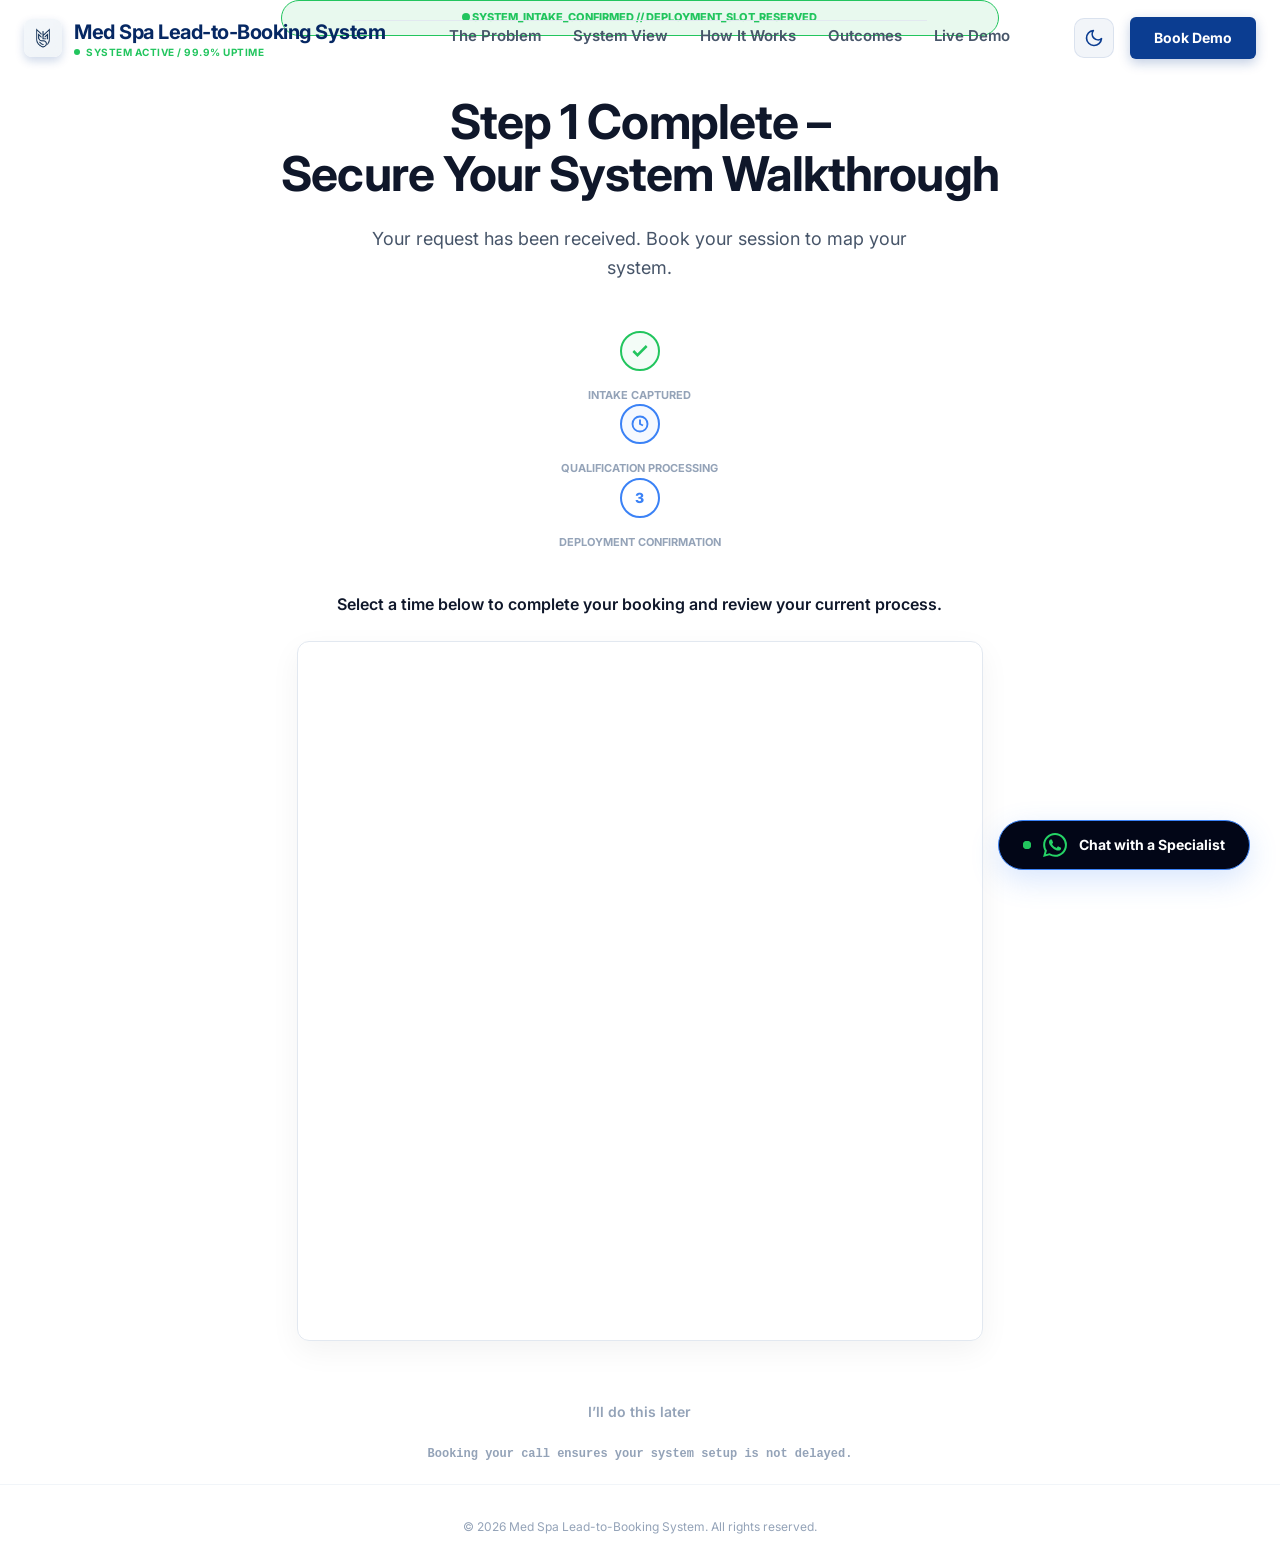
<file: thank-you.html>
<!DOCTYPE html>
<html lang="en">
<head>
    <meta charset="UTF-8">
    <meta name="viewport" content="width=device-width, initial-scale=1.0">
    <title>Protocol Initiated | Med Spa Lead-to-Booking System</title>
    <link rel="icon" type="image/png" href="assets/favicon.png">
    <link rel="stylesheet" href="styles.css">
    <link href="https://fonts.googleapis.com/css2?family=Inter:wght@400;500;600;700;800&display=swap" rel="stylesheet">
    
    <!-- Calendly Widget Assets -->
    <link href="https://assets.calendly.com/assets/external/widget.css" rel="stylesheet">
    <script src="https://assets.calendly.com/assets/external/widget.js" type="text/javascript" async></script>

    <style>
        body { 
            background: var(--bg-white); 
            display: flex; 
            flex-direction: column;
            align-items: center; 
            min-height: 100vh; 
            color: var(--text-dark); 
            text-align: center; 
            padding: 0;
            overflow-x: hidden;
        }

        .thank-you-container {
            max-width: 800px;
            width: 100%;
            padding: 120px 24px 60px 24px;
            flex-grow: 1;
        }

        .status-badge {
            background: rgba(34, 197, 94, 0.1);
            border: 1px solid var(--cta-green);
            color: var(--cta-green);
            padding: 8px 16px;
            border-radius: 100px;
            font-size: 11px;
            font-weight: 800;
            gap: 20px;
            margin-bottom: 60px;
            position: relative;
        }
        .lifecycle-track::after {
            content: '';
            position: absolute;
            top: 20px;
            left: 10%;
            right: 10%;
            height: 1px;
            background: var(--border-color);
            z-index: 0;
        }
        .step { position: relative; z-index: 1; }
        .step-dot {
            width: 40px;
            height: 40px;
            background: var(--bg-white);
            border: 2px solid var(--border-color);
            border-radius: 50%;
            margin: 0 auto 16px;
            display: flex;
            align-items: center;
            justify-content: center;
            font-size: 14px;
            font-weight: 800;
            color: var(--text-muted);
            transition: all 0.5s ease;
        }
        .step.active .step-dot {
            border-color: var(--cta-green);
            color: var(--cta-green);
            background: rgba(34, 197, 94, 0.05);
        }
        .step.analyzing .step-dot {
            border-color: var(--secondary-blue);
            color: var(--secondary-blue);
            background: rgba(59, 130, 246, 0.05);
            animation: pulseBlueHUD 2s infinite ease-in-out;
        }
        .step.pending .step-dot {
            border-color: var(--secondary-blue);
            color: var(--secondary-blue);
            animation: glowPulse 2.5s infinite alternate;
        }
        .step-label { font-size: 11px; font-weight: 700; color: var(--text-muted); text-transform: uppercase; }
        
        @keyframes pulseBlueHUD {
            0% { box-shadow: 0 0 0 0 rgba(59, 130, 246, 0.2); }
            70% { box-shadow: 0 0 0 10px rgba(59, 130, 246, 0); }
            100% { box-shadow: 0 0 0 0 rgba(59, 130, 246, 0); }
        }
        @keyframes glowPulse {
            0% { filter: drop-shadow(0 0 2px var(--secondary-blue)); transform: scale(1); }
            100% { filter: drop-shadow(0 0 8px var(--secondary-blue)); transform: scale(1.05); }
        }

        .calendly-trigger-btn {
            display: inline-block;
            background: var(--primary-blue);
            color: white;
            padding: 22px 54px;
            border-radius: 8px;
            font-weight: 800;
            font-size: 19px;
            text-decoration: none;
            box-shadow: 0 10px 30px rgba(11, 61, 145, 0.15);
            transition: all 0.3s var(--cubic-bounce);
            cursor: pointer;
            border: none;
        }
        .calendly-trigger-btn:hover {
            transform: translateY(-4px);
            background: var(--primary-dark);
            box-shadow: 0 15px 40px rgba(11, 61, 145, 0.3), 0 0 15px rgba(59, 130, 246, 0.2);
        }

        /* Secondary Exit CTA with Hover Effect */
        .secondary-exit {
            display: inline-block;
            margin-top: 24px;
            color: var(--text-muted);
            font-size: 14px;
            font-weight: 600;
            text-decoration: none;
            transition: all 0.2s ease;
            padding: 4px 8px;
            border-bottom: 1px solid transparent;
        }
        .secondary-exit:hover { 
            color: var(--primary-blue); 
            border-bottom-color: var(--primary-blue);
            transform: translateY(-1px);
        }

        .simple-footer {
            width: 100%;
            padding: 32px;
            font-size: 12px;
            color: var(--text-muted);
            border-top: 1px solid var(--border-light);
        }
    </style>
</head>
<body>

    <!-- Sticky Header (Elite Hub Bar) - Cloned from Landing Page -->
    <header class="site-header scrolled" id="main-header">
        <div class="container header-container">
            <a href="index.html" class="header-brand">
                <img src="assets/logo.png" class="brand-logo" alt="Med Spa Lead-to-Booking System Logo">
                <div style="display: flex; flex-direction: column;">
                    <span class="brand-name">Med Spa Lead-to-Booking System</span>
                    <div style="display: flex; align-items: center; gap: 6px; font-size: 10px; font-weight: 700; color: var(--cta-green); margin-top: -4px; letter-spacing: 0.5px;">
                        <span class="pulse-dot" style="width: 6px; height: 6px; background: var(--cta-green);"></span> SYSTEM ACTIVE / 99.9% UPTIME
                    </div>
                </div>
            </a>
            
            <nav class="header-nav thank-you-nav-hide" style="display: flex;">
                <a href="index.html#problem" class="nav-link">The Problem</a>
                <a href="index.html#solution" class="nav-link">System View</a>
                <a href="index.html#workflow" class="nav-link">How It Works</a>
                <a href="index.html#results" class="nav-link">Outcomes</a>
                <a href="index.html#demo-form" class="nav-link">Live Demo</a>
            </nav>
            
            <div class="header-action" style="display: flex; align-items: center;">
                <!-- Theme Toggle -->
                <button class="theme-toggle" id="themeToggle" aria-label="Toggle Theme" style="margin-right: 16px;">
                    <svg class="icon-moon" width="20" height="20" viewBox="0 0 24 24" fill="none" stroke="currentColor" stroke-width="2" stroke-linecap="round" stroke-linejoin="round"><path d="M21 12.79A9 9 0 1 1 11.21 3 7 7 0 0 0 21 12.79z"></path></svg>
                    <svg class="icon-sun" width="20" height="20" viewBox="0 0 24 24" fill="none" stroke="currentColor" stroke-width="2" stroke-linecap="round" stroke-linejoin="round"><circle cx="12" cy="12" r="5"></circle><line x1="12" y1="1" x2="12" y2="3"></line><line x1="12" y1="21" x2="12" y2="23"></line><line x1="4.22" y1="4.22" x2="5.64" y2="5.64"></line><line x1="18.36" y1="18.36" x2="19.78" y2="19.78"></line><line x1="1" y1="12" x2="3" y2="12"></line><line x1="21" y1="12" x2="23" y2="12"></line><line x1="4.22" y1="19.78" x2="5.64" y2="18.36"></line><line x1="18.36" y1="5.64" x2="19.78" y2="4.22"></line></svg>
                </button>
                <a href="index.html#demo-form" class="btn btn-primary" style="padding: 10px 24px; font-size: 14px; border-radius: 6px;">Book Demo</a>
            </div>
        </div>
    </header>

    <div class="system-seal fade-in visible">
        <div class="status-badge">
            <span class="pulse-dot" style="background: var(--cta-green); width: 8px; height: 8px;"></span> 
            SYSTEM_INTAKE_CONFIRMED // DEPLOYMENT_SLOT_RESERVED
        </div>

        <h1 style="font-size: 48px; margin-bottom: 24px; color: var(--text-dark); line-height: 1.1;">Step 1 Complete –<br>Secure Your System Walkthrough</h1>
        
        <p id="dynamicSub" style="font-size: 18px; color: var(--text-light); margin-bottom: 48px; max-width: 580px; margin-left: auto; margin-right: auto; line-height: 1.6;">
            Your request has been received. Book your session to map your system.
        </p>

        <div class="lifecycle-track">
            <div class="step active">
                <div class="step-dot">
                    <svg width="20" height="20" viewBox="0 0 24 24" fill="none" stroke="currentColor" stroke-width="3"><polyline points="20 6 9 17 4 12"></polyline></svg>
                </div>
                <div class="step-label">Intake Captured</div>
            </div>
            <div class="step analyzing">
                <div class="step-dot">
                    <svg width="18" height="18" viewBox="0 0 24 24" fill="none" stroke="currentColor" stroke-width="2.5" style="animation: spin 3s linear infinite;"><path d="M12 22C17.5228 22 22 17.5228 22 12C22 6.47715 17.5228 2 12 2C6.47715 2 2 6.47715 2 12C2 17.5228 6.47715 22 12 22Z"></path><path d="M12 6V12L16 14"></path></svg>
                </div>
                <div class="step-label">Qualification Processing</div>
            </div>
            <div class="step pending">
                <div class="step-dot">3</div>
                <div class="step-label">Deployment Confirmation</div>
            </div>
        </div>

        <div style="margin-top: 40px; width: 100%; max-width: 1000px; margin-left: auto; margin-right: auto; padding: 0 16px;">
            <p style="margin-bottom: 24px; font-size: 16px; color: var(--text-dark); font-weight: 600;">
                Select a time below to complete your booking and review your current process.
            </p>

            <!-- Calendly inline widget begin -->
            <div class="calendly-inline-widget" data-url="https://calendly.com/nitinmishraops/30min?hide_event_type_details=1&hide_gdpr_banner=1" style="min-width:320px;height:700px; border-radius: 12px; box-shadow: 0 10px 30px rgba(0,0,0,0.05); overflow: hidden; border: 1px solid var(--border-color);"></div>
            <!-- Calendly inline widget end -->

            <div style="margin-top: 32px;">
                <a href="index.html" class="secondary-exit">I’ll do this later</a>
                <p style="margin-top: 16px; font-size: 12px; color: var(--text-muted); font-family: monospace; font-weight: 600;">
                    Booking your call ensures your system setup is not delayed.
                </p>
            </div>
        </div>
    </div>

    <footer class="simple-footer">
        &copy; 2026 Med Spa Lead-to-Booking System. All rights reserved.
    </footer>

    <style>
        @keyframes spin { 100% { transform: rotate(360deg); } }
    </style>

    <script>
        const sub = document.getElementById('dynamicSub');
        const messages = [
            "Routing to qualification engine...",
            "Analyzing clinic infrastructure...",
            "Preparing system handshake node...",
            "Securing deployment slot..."
        ];
        let i = 0;
        setInterval(() => {
            const oldStatus = sub.querySelector('.dynamic-status');
            if (oldStatus) oldStatus.remove();
            
            const statusLine = document.createElement('div');
            statusLine.style.fontSize = '12px';
            statusLine.style.color = 'var(--secondary-blue)';
            statusLine.style.fontWeight = '700';
            statusLine.style.marginTop = '12px';
            statusLine.style.fontFamily = 'monospace';
            statusLine.innerText = `STATUS: ${messages[i]}`;
            statusLine.className = 'dynamic-status fade-in visible';
            sub.appendChild(statusLine);
            i = (i + 1) % messages.length;
        }, 3500);
    </script>

    <script src="script.js"></script>
    <!-- Premium WhatsApp Direct Line -->
    <a href="https://wa.me/919756954125?text=I'm%20interested%20in%20the%20Med%20Spa%20Lead-to-Booking%20System.%20Please%20send%20me%20the%20automation%20walkthrough." 
       class="whatsapp-system-btn" 
       target="_blank" 
       aria-label="Chat with a System Specialist">
        <div class="wa-status-ping"></div>
        <svg width="24" height="24" viewBox="0 0 24 24" fill="currentColor">
            <path d="M17.472 14.382c-.297-.149-1.758-.867-2.03-.967-.273-.099-.471-.148-.67.15-.197.297-.767.966-.94 1.164-.173.199-.347.223-.644.075-.297-.15-1.255-.463-2.39-1.475-.883-.788-1.48-1.761-1.653-2.059-.173-.297-.018-.458.13-.606.134-.133.298-.347.446-.52.149-.174.198-.298.298-.497.099-.198.05-.371-.025-.52-.075-.149-.669-1.612-.916-2.207-.242-.579-.487-.5-.669-.51-.173-.008-.371-.01-.57-.01-.198 0-.52.074-.792.372-.272.297-1.04 1.016-1.04 2.479 0 1.462 1.067 2.877 1.215 3.076.149.198 2.096 3.2 5.077 4.487.709.306 1.262.489 1.694.625.712.227 1.36.195 1.871.118.571-.085 1.758-.719 2.006-1.413.248-.694.248-1.289.173-1.413-.074-.124-.272-.198-.57-.347m-5.421 7.403h-.004a9.87 9.87 0 01-5.031-1.378l-.361-.214-3.741.982.998-3.648-.235-.374a9.86 9.86 0 01-1.51-5.26c.001-5.45 4.436-9.884 9.888-9.884 2.64 0 5.122 1.03 6.988 2.898a9.825 9.825 0 012.893 6.994c-.003 5.45-4.437 9.884-9.885 9.884m8.413-18.297A11.815 11.815 0 0012.05 0C5.495 0 .16 5.335.157 11.892c0 2.096.547 4.142 1.588 5.945L.057 24l6.305-1.654a11.882 11.882 0 005.683 1.448h.005c6.554 0 11.89-5.335 11.893-11.893a11.821 11.821 0 00-3.48-8.413Z"/>
        </svg>
        <span>Chat with a Specialist</span>
    </a></body>
</html>
</file>
<file: styles.css>
:root {
    --primary-blue: #0B3D91;
    --secondary-blue: #3B82F6;
    --primary-dark: #062863;
    --cta-green: #22C55E;
    --cta-hover: #16A34A;
    --bg-white: #FFFFFF;
    --bg-light-gray: #F8FAFC;
    --bg-soft-blue: #EFF6FF;
    --bg-dark: #0F172A;
    --bg-superdark: #020617;
    --text-dark: #0F172A;
    --text-light: #475569;
    --text-muted: #94A3B8;
    --border-color: #E2E8F0;
    --border-light: #F1F5F9;
    --sys-dark-bg: #020617;
    --sys-border: rgba(255, 255, 255, 0.1);
    
    --section-padding: 80px;
    --border-radius: 16px;
    --cubic-bounce: cubic-bezier(0.34, 1.56, 0.64, 1);
    --cubic-smooth: cubic-bezier(0.25, 0.1, 0.25, 1);
}

/* 0. DARK THEME DEFINITION (Midnight Slate) */
body.dark-theme {
    --bg-white: #020617;
    --bg-light-gray: #0B1120;
    --bg-soft-blue: #0F172A;
    --bg-dark: #010413;
    --bg-superdark: #00020a;
    --text-dark: #F8FAFC;
    --text-light: #94A3B8;
    --text-muted: #64748B;
    --border-color: rgba(255, 255, 255, 0.15);
    --border-light: rgba(255, 255, 255, 0.08);
    --sys-dark-bg: #010413;
    --primary-blue: #3B82F6;
    --primary-dark: #60A5FA;
    --text-dark: #FFFFFF;
    --text-light: #CBD5E1;
    --text-muted: #94A3B8;
}

body {
    transition: background-color 0.4s ease, color 0.4s ease, border-color 0.4s ease;
}

* { margin: 0; padding: 0; box-sizing: border-box; font-family: 'Inter', -apple-system, sans-serif; }
html { scroll-behavior: smooth; }
body { color: var(--text-dark); line-height: 1.6; font-size: 17px; background-color: var(--bg-white); -webkit-font-smoothing: antialiased; overflow-x: hidden; }

/* Typography */
h1, h2, h3, h4 { line-height: 1.25; font-weight: 700; color: var(--text-dark); letter-spacing: -0.02em; }
h1 { font-size: 46px; margin-bottom: 24px; }
h2 { font-size: 32px; margin-bottom: 24px; }
h3 { font-size: 24px; }
p { margin-bottom: 20px; color: var(--text-light); font-size: 16px; }
.strong { color: var(--text-dark); font-weight: 600; }
a { text-decoration: none; color: inherit; transition: opacity 0.2s; }

/* Global Fade In */
.fade-in { opacity: 0; transform: translateY(20px); transition: opacity 0.8s var(--cubic-smooth), transform 0.8s var(--cubic-smooth); }
.fade-in.visible { opacity: 1; transform: translateY(0); }
.delay-1 { transition-delay: 0.1s; }
.delay-2 { transition-delay: 0.2s; }

/* Motions */
@keyframes pulseDot {
    0% { transform: scale(0.95); box-shadow: 0 0 0 0 rgba(11, 61, 145, 0.7); }
    70% { transform: scale(1); box-shadow: 0 0 0 6px rgba(11, 61, 145, 0); }
    100% { transform: scale(0.95); box-shadow: 0 0 0 0 rgba(11, 61, 145, 0); }
}
@keyframes floatPopup {
    0% { transform: translateY(10px) scale(0.95); opacity: 0; }
    10% { transform: translateY(0) scale(1); opacity: 1; }
    90% { transform: translateY(0) scale(1); opacity: 1; }
    100% { transform: translateY(-10px) scale(1.05); opacity: 0; }
}
@keyframes pulseNode {
    0% { box-shadow: 0 0 0 0 rgba(34, 197, 94, 0.4); }
    70% { box-shadow: 0 0 0 10px rgba(34, 197, 94, 0); }
    100% { box-shadow: 0 0 0 0 rgba(34, 197, 94, 0); }
}

@keyframes spin-slow {
    from { transform: rotate(0deg); }
    to { transform: rotate(360deg); }
}

@keyframes shake-slow {
    0%, 100% { transform: translateX(0); }
    25% { transform: translateX(-2px); }
    75% { transform: translateX(2px); }
}

.spin-slow { animation: spin-slow 8s linear infinite; }
.shake-slow { animation: shake-slow 4s ease-in-out infinite; }

.outcome-card:hover {
    transform: translateY(-8px);
    box-shadow: 0 20px 40px rgba(0,0,0,0.05);
}
@keyframes subtleBreath {
    0%, 100% { transform: scale(1); }
    50% { transform: scale(1.015); }
}
@keyframes flowDown {
    0% { transform: scaleY(0); opacity: 1; }
    60% { transform: scaleY(1); opacity: 1; }
    100% { opacity: 0; transform: scaleY(1); }
}
@keyframes tickerScroll {
    0% { transform: translateX(0); }
    100% { transform: translateX(-50%); }
}
@keyframes growBar {
    0% { transform: scaleY(0.4); }
    50% { transform: scaleY(1); }
    100% { transform: scaleY(0.4); }
}
@keyframes pulseDot {
    0% { transform: scale(1); opacity: 1; }
    50% { transform: scale(1.4); opacity: 0.5; }
    100% { transform: scale(1); opacity: 1; }
}
@keyframes pulseRed {
    0% { opacity: 1; }
    50% { opacity: 0.5; transform: scale(0.98); }
    100% { opacity: 1; }
}
@keyframes slideInLeft {
    0% { transform: translateX(-100%); opacity: 0; }
    20% { transform: translateX(0); opacity: 1; }
    80% { transform: translateX(0); opacity: 1; }
    100% { transform: translateX(100%); opacity: 0; }
}
@keyframes growBar {
    0% { transform: scaleY(0.1); }
    50% { transform: scaleY(1); }
    100% { transform: scaleY(0.1); }
}
@keyframes badgePop {
    0% { transform: scale(1); box-shadow: 0 0 0 0 rgba(34, 197, 94, 0.4); }
    50% { transform: scale(1.2); box-shadow: 0 0 0 10px rgba(34, 197, 94, 0); }
    100% { transform: scale(1); }
}
@keyframes pulseViolet {
    0% { box-shadow: 0 0 0 0 rgba(139, 92, 246, 0.4); }
    70% { box-shadow: 0 0 0 10px rgba(139, 92, 246, 0); }
    100% { box-shadow: 0 0 0 0 rgba(139, 92, 246, 0); }
}

.pulse-dot { display: inline-block; width: 10px; height: 10px; background: var(--primary-blue); border-radius: 50%; animation: pulseDot 2s infinite; }
.pulse-hover:hover { transform: translateY(-3px); }

/* Utilities */
.bg-white { background-color: var(--bg-white); }
.bg-light-gray { background-color: var(--bg-light-gray); }
.bg-primary { background-color: var(--primary-blue); }
.bg-dark { background-color: var(--bg-dark); }
.bg-superdark { background-color: var(--bg-superdark); }
.bg-soft-blue { background-color: var(--bg-soft-blue); }
.text-white, .text-white p, .text-white h2, .text-white h3 { color: var(--bg-white) !important; }
.text-primary { color: var(--primary-blue); }
.text-green { color: var(--cta-green) !important; }
.text-left { text-align: left; }
.text-center { text-align: center; }
.text-right { text-align: right; }

/* Shadows */
.shadow-soft { box-shadow: 0 10px 40px -10px rgba(0,0,0,0.06); }
.shadow-lg { box-shadow: 0 10px 25px -5px rgba(0,0,0,0.1), 0 8px 10px -6px rgba(0,0,0,0.1); }

/* Buttons */
.btn { display: inline-block; padding: 16px 32px; border-radius: 8px; font-weight: 600; font-size: 16px; cursor: pointer; transition: all 0.3s var(--cubic-smooth); text-align: center; border: none; }
.btn-large { padding: 18px 40px; font-size: 18px; }
.btn-massive { padding: 20px; font-size: 20px; width: 100%; }
.btn-primary { background-color: var(--primary-blue); color: white; box-shadow: 0 4px 12px rgba(11, 61, 145, 0.25); font-weight: 700; }
.btn-primary:hover { background-color: var(--primary-dark); transform: translateY(-2px); box-shadow: 0 8px 16px rgba(11, 61, 145, 0.35); }
.btn-accent { background-color: var(--cta-green); color: white; font-weight: 700; box-shadow: 0 4px 12px rgba(34, 197, 94, 0.25); }
.btn-accent:hover { background-color: var(--cta-hover); transform: translateY(-2px); box-shadow: 0 8px 16px rgba(34, 197, 94, 0.35); }

/* Header */
.site-header { padding: 16px 24px; position: fixed; top: 0; left: 0; right: 0; z-index: 1000; transition: all 0.3s ease; background: transparent; }
.site-header.scrolled { background: rgba(255, 255, 255, 0.95); backdrop-filter: blur(8px); border-bottom: 1px solid var(--border-light); box-shadow: 0 2px 10px rgba(0,0,0,0.05); }
body.dark-theme .site-header.scrolled { background: rgba(2, 6, 23, 0.9); border-bottom: 1px solid rgba(255,255,255,0.05); }
.header-container { display: flex; justify-content: space-between; align-items: center; max-width: 1300px; margin: 0 auto; width: 100%; }
.header-brand { display: flex; align-items: center; gap: 12px; }
.brand-logo { width: 38px; height: 38px; border-radius: 8px; box-shadow: 0 4px 10px rgba(11, 61, 145, 0.2); }
.brand-name { font-weight: 700; font-size: 20px; color: var(--primary-dark); letter-spacing: -0.5px; }
.nav-brand-text { color: var(--primary-blue); transition: color 0.4s ease; }
.header-nav { display: none; gap: 32px; }
.nav-link { font-size: 15px; font-weight: 600; color: #475569; transition: all 0.2s; position: relative; padding-bottom: 4px; }
.nav-link:hover, .nav-link.active { color: var(--primary-blue); }
.nav-link::after { content: ''; position: absolute; left: 0; bottom: 0; width: 0; height: 2px; background: var(--primary-blue); transition: width 0.3s; }
.nav-link:hover::after, .nav-link.active::after { width: 100%; }
.btn-nav-mobile { display: none !important; } /* Hidden on desktop */
@media (min-width: 900px) { .header-nav { display: flex; } }

/* Mobile Menu Toggle Styles */
.mobile-nav-toggle {
    display: none;
    background: none;
    border: none;
    color: var(--primary-blue);
    cursor: pointer;
    padding: 8px;
    z-index: 1001;
    transition: transform 0.3s var(--cubic-smooth);
}
.mobile-nav-toggle:active { transform: scale(0.9); }
.mobile-nav-toggle svg { display: block; }

.site-header.menu-open .mobile-nav-toggle { color: var(--primary-blue); }
.site-header.menu-open .nav-brand-text { color: var(--primary-blue) !important; }
.site-header.menu-open .brand-logo { filter: none; }

/* Mobile Menu Glassmorphism and Half-Screen logic */
@media (max-width: 900px) {
    .header-nav {
        display: flex;
        position: fixed;
        top: 0;
        left: 0;
        width: 100%;
        height: auto !important;
        min-height: 50vh;
        background: rgba(255, 255, 255, 0.85) !important;
        backdrop-filter: blur(20px) saturate(180%);
        -webkit-backdrop-filter: blur(20px) saturate(180%);
        border-bottom: 1px solid rgba(0, 0, 0, 0.05);
        flex-direction: column;
        justify-content: center;
        align-items: center;
        gap: 24px;
        z-index: 1000;
        transform: translateY(-100%);
        transition: transform 0.4s var(--cubic-smooth);
        padding: 100px 40px 60px 40px;
        box-shadow: 0 10px 30px rgba(0, 0, 0, 0.05);
    }
    
    .site-header.menu-open .header-nav { transform: translateY(0); }
    
    .header-nav .nav-link {
        font-size: 20px !important;
        color: var(--primary-blue) !important;
        font-weight: 700;
        opacity: 0.8;
    }
    
    .header-nav .nav-link:hover, .header-nav .nav-link.active { color: var(--primary-dark) !important; opacity: 1; }
    
    .btn-nav-mobile { 
        display: block !important; 
        margin-top: 20px; 
        width: 100%; 
        max-width: 280px;
        padding: 16px 24px !important;
        font-size: 16px !important;
        border-radius: 12px !important;
        box-shadow: 0 10px 20px rgba(11, 61, 145, 0.2) !important;
    }
}

/* Base Layout */
.section { padding: var(--section-padding) 24px; position: relative; }
.container { max-width: 1300px; margin: 0 auto; width: 100%; }
.container-narrow { max-width: 800px; margin: 0 auto; }
.grid-2 { display: grid; grid-template-columns: 1fr 1fr; gap: 60px; align-items: center; }
.sys-grid-responsive { display: grid; grid-template-columns: 1fr 220px; transition: all 0.3s ease; }

/* 1. Hero Updates */
#demo {
    min-height: 100vh;
    display: flex;
    flex-direction: column;
    justify-content: center;
}

/* Grids */
.bg-dots {
    background-image: radial-gradient(rgba(11, 61, 145, 0.1) 1px, transparent 1px);
    background-size: 24px 24px;
}
.bg-grid-box {
    background-image: 
        linear-gradient(rgba(11, 61, 145, 0.03) 1px, transparent 1px),
        linear-gradient(90deg, rgba(11, 61, 145, 0.03) 1px, transparent 1px);
    background-size: 40px 40px;
}

/* Unified System Window Component */
.sys-ui-window {
    background: var(--sys-dark-bg);
    border: 1px solid var(--sys-border);
    border-radius: 20px;
    position: relative;
    overflow: hidden;
    color: white;
    box-shadow: 0 25px 50px -12px rgba(0, 0, 0, 0.5);
    backdrop-filter: blur(12px);
}

/* L-Corner Accents */
.sys-ui-window::before, .sys-ui-window::after {
    content: '';
    position: absolute;
    width: 14px; height: 14px;
    z-index: 5;
    pointer-events: none;
}
.corner-tl { top: 12px; left: 12px; border-top: 2px solid rgba(255,255,255,0.3); border-left: 2px solid rgba(255,255,255,0.3); }
.corner-tr { top: 12px; right: 12px; border-top: 2px solid rgba(255,255,255,0.3); border-right: 2px solid rgba(255,255,255,0.3); }
.corner-bl { bottom: 12px; left: 12px; border-bottom: 2px solid rgba(255,255,255,0.3); border-left: 2px solid rgba(255,255,255,0.3); }
.corner-br { bottom: 12px; right: 12px; border-bottom: 2px solid rgba(255,255,255,0.3); border-right: 2px solid rgba(255,255,255,0.3); }

/* Status Hub Bar */
.sys-hub-bar {
    padding: 12px 20px;
    background: rgba(255, 255, 255, 0.03);
    border-bottom: 1px solid var(--sys-border);
    display: flex;
    justify-content: space-between;
    align-items: center;
}

.hero-bg-grid {
    position: absolute;
    top: 0; left: 0; right: 0; bottom: 0;
    pointer-events: none; z-index: 0;
}
.hero-capsule { background: rgba(11, 61, 145, 0.08); color: var(--primary-blue); font-size: 13px; font-weight: 700; padding: 6px 16px; border-radius: 100px; display: inline-flex; align-items: center; letter-spacing: 0.5px; margin-bottom: 24px; border: 1px solid rgba(11, 61, 145, 0.1); }
.pt-header { padding-top: 120px; }
.dashboard-mockup { background: white; border-radius: 16px; overflow: hidden; border: 1px solid var(--border-color); position: relative; }

/* 1. Hero Command Center */
.dashboard-window { animation: subtleBreath 4s infinite ease-in-out; }
.c-row:hover { transform: translateX(5px); border-color: var(--secondary-blue) !important; background: rgba(59, 130, 246, 0.05) !important; cursor: pointer; }
.dash-dots span { width: 8px; height: 8px; border-radius: 50%; display: inline-block; background: #334155; }
.dash-dots span:nth-child(1) { background: #EF4444; }
.dash-dots span:nth-child(2) { background: #F59E0B; }
.dash-dots span:nth-child(3) { background: #22C55E; }

.float-notification { position: absolute; background: white; padding: 12px 20px; border-radius: 100px; display: flex; align-items: center; gap: 12px; font-weight: 700; font-size: 13px; color: var(--text-dark); z-index: 20; opacity: 0; transform: translateY(10px); transition: all 0.5s var(--cubic-bounce); pointer-events: none; }
.float-notification.active { opacity: 1; transform: translateY(0); }
.noti-icon { width: 24px; height: 24px; border-radius: 50%; display: flex; align-items: center; justify-content: center; color: white; font-size: 14px; font-weight: 800; }

.dash-header { background: var(--bg-light-gray); padding: 12px 16px; display: flex; align-items: center; border-bottom: 1px solid var(--border-light); }
.stat-box { background: white; padding: 16px; border-radius: 12px; border: 1px solid var(--border-light); flex-grow: 1; }
.stat-num { font-size: 28px; font-weight: 800; color: var(--text-dark); line-height: 1; transition: color 0.3s; }
.table-row { display: grid; grid-template-columns: 1.2fr 1.5fr 1fr; background: white; padding: 12px 16px; border-radius: 8px; border: 1px solid var(--border-color); font-size: 13px; align-items: center; margin-bottom: 8px; transition: all 0.4s var(--cubic-bounce); }
.row-active { background: #EFF6FF; border-color: #BFDBFE; transform: translateX(4px); }
.table-badge { padding: 4px 10px; border-radius: 20px; font-size: 11px; font-weight: 600; transition: all 0.3s ease; }
.badge-new { background: #DBEAFE; color: #1D4ED8; }
.badge-contacted { background: #E0E7FF; color: #4338CA; }
.badge-booked { background: #D1FAE5; color: #065F46; }

/* 2. Problem Visual (Failure Dashboard) */
.failure-dashboard { animation: subtleBreath 4s infinite ease-in-out; }
.p-row { transition: all 0.3s ease; }
.p-row:hover { transform: scale(1.02); border-color: #DC2626 !important; box-shadow: 0 4px 12px rgba(220, 38, 38, 0.05); }

/* 3. Solution Section Diagram (Architecture) */
.system-diagram { background: white; padding: 32px; border-radius: 20px; border: 1px solid var(--border-color); display: flex; flex-direction: column; gap: 24px; position: relative; transition: all 0.5s var(--cubic-smooth); }
.system-diagram:hover { border-color: var(--cta-green) !important; transform: scale(1.01); }
.sys-node { background: var(--bg-light-gray); padding: 16px; border-radius: 12px; border: 1px solid var(--border-light); display: flex; align-items: center; gap: 16px; position: relative; z-index: 2; transition: all 0.3s ease; }
.sys-icon { width: 40px; height: 40px; border-radius: 10px; background: var(--bg-soft-blue); color: var(--primary-blue); display: flex; align-items: center; justify-content: center; }

@keyframes packetFlow {
    0% { top: 0; opacity: 0; transform: translateX(-50%) scale(0.5); }
    10% { opacity: 1; transform: translateX(-50%) scale(1); }
    90% { opacity: 1; transform: translateX(-50%) scale(1); }
    100% { top: 100%; opacity: 0; transform: translateX(-50%) scale(0.5); }
}

#dataPacket {
    animation: packetFlow 4s infinite linear;
}

/* 4. Interactive Workflow Stage */
.sys-line { position: absolute; left: 52px; top: 0; bottom: 0; width: 2px; background: var(--border-color); z-index: 1; }
.sys-line-track { position: absolute; left: 52px; width: 2px; background: var(--primary-blue); z-index: 1; transform-origin: top; animation: flowDown 3s infinite var(--cubic-smooth); }

/* 4. How It Works (Sync) */
.how-it-works-grid { display: grid; grid-template-columns: 1fr 1fr; gap: 40px; align-items: center; }
.steps-container { display: flex; flex-direction: column; gap: 12px; }
.step-item { padding: 16px 20px; border-radius: 12px; background: transparent; border: 1px solid transparent; transition: all 0.4s var(--cubic-smooth); cursor: default; opacity: 0.5; }
.step-item h3 { font-size: 16px; margin-bottom: 4px; }
.step-item p { font-size: 13px; margin-bottom: 0px; line-height: 1.4; color: var(--text-light); }
.step-item.active { background: white; border-color: var(--border-color); box-shadow: 0 10px 30px rgba(0,0,0,0.05); opacity: 1; transform: scale(1.02); }
.step-num { width: 24px; height: 24px; border-radius: 50%; background: var(--bg-light-gray); color: var(--text-muted); display: flex; align-items: center; justify-content: center; font-weight: 700; margin-bottom: 8px; font-size: 12px; transition: all 0.3s; }
.step-item.active .step-num { background: var(--primary-blue); color: white; }

.visual-viewport { position: relative; height: 440px; background: white; border-radius: 20px; border: 1px solid var(--border-color); overflow: hidden; box-shadow: 0 20px 40px rgba(0,0,0,0.08); display: flex; flex-direction: column; background-image: radial-gradient(circle at center, rgba(11, 61, 145, 0.03) 0%, transparent 70%); }
.system-dashboard-card { flex: 1; padding: 24px; display: flex; flex-direction: column; position: relative; }
.timeline-container { flex-grow: 1; position: relative; z-index: 10; margin-top: 20px; }
.sys-event { position: absolute; left: 0; right: 0; opacity: 0; transform: translateY(15px); transition: all 0.6s var(--cubic-smooth); pointer-events: none; }
.sys-event.visible { opacity: 1; transform: translateY(0); }

/* 5. System Outcomes (Performance Cards) */
.outcome-card:hover { transform: translateY(-10px); border-color: var(--primary-blue) !important; }
.outcome-card:nth-child(1) { transition-delay: 0.1s; }
.outcome-card:nth-child(2) { transition-delay: 0.2s; }
.outcome-card:nth-child(3) { transition-delay: 0.3s; }
.outcome-card:nth-child(4) { transition-delay: 0.4s; }

/* 6. Pipeline Sections CRM */
.realistic-board { display: grid; grid-template-columns: repeat(3, 1fr); gap: 16px; padding: 20px; background: var(--bg-superdark); border-radius: 16px; border: 1px solid rgba(255,255,255,0.1); min-height: 300px; max-width: 88%; margin: 0 auto; position: relative; }
.pipeline-column { background: rgba(255,255,255,0.03); border-radius: 12px; padding: 16px; border: 1px solid rgba(255,255,255,0.05); display: flex; flex-direction: column; gap: 12px; }
.board-card { background: rgba(255,255,255,0.08); padding: 16px; border-radius: 8px; border: 1px solid rgba(255,255,255,0.1); font-size: 13px; color: white; transition: all 0.5s var(--cubic-smooth); }
.card-moving { transform: scale(1.05); opacity: 0.8; box-shadow: 0 10px 20px rgba(0,0,0,0.4); }

/* 7. Forms */
.form-left { background: var(--bg-dark); }
.form-right { background: white; }
/* 7. Form Sections (Intake HUD) */
.hud-line div:last-child {
    transition: all 0.3s ease;
}
.hud-line.active div:last-child {
    border-color: var(--secondary-blue) !important;
    background: rgba(59, 130, 246, 0.1) !important;
    box-shadow: 0 0 15px rgba(59, 130, 246, 0.2);
}

.structured-form input, .structured-form textarea, .structured-form select { width: 100%; padding: 16px; border: 1px solid #CBD5E1; border-radius: 8px; font-size: 15px; color: var(--text-dark); background: var(--bg-light-gray); transition: all 0.2s; font-family: inherit; margin-top: 8px; appearance: none; }
.structured-form input:focus, .structured-form textarea:focus, .structured-form select:focus { outline: none; border-color: var(--secondary-blue); background: white; box-shadow: 0 0 0 3px rgba(11, 61, 145, 0.1); }
.structured-form select option { background-color: var(--bg-white); color: var(--text-dark); }
.form-group { margin-bottom: 24px; }
.form-label { font-weight: 600; font-size: 14px; color: var(--text-dark); display: block; }
.form-error { color: #DC2626; margin-top: 10px; font-size: 14px; font-weight: 500; }

.site-footer { border-top: 1px solid rgba(255,255,255,0.05); padding: 40px 0; font-size: 14px; }
.footer-bar { display: grid; grid-template-columns: 1fr 1fr 1fr; align-items: center; }

/* Responsive Grid Utilities */
.grid-res-2 { display: grid; grid-template-columns: 1fr 1fr; gap: 40px; }
.grid-res-3 { display: grid; grid-template-columns: repeat(3, 1fr); gap: 24px; }
.grid-res-4 { display: grid; grid-template-columns: repeat(4, 1fr); gap: 24px; }
.grid-res-leak { display: grid; grid-template-columns: 1fr 260px; }

@media (max-width: 900px) {
    .section { padding: 80px 20px; overflow-x: hidden; width: 100%; }
    .container { padding: 0; width: 100%; }
    .grid-2, .grid-res-2, .grid-res-3, .grid-res-4, .grid-res-leak { 
        grid-template-columns: 1fr !important; 
        gap: 32px; 
    }
    
    .text-center-mobile { text-align: center !important; }
    .mx-auto-mobile { margin-left: auto !important; margin-right: auto !important; }

    h1 { font-size: 28px; line-height: 1.2; text-align: center; }
    h2 { font-size: 24px; line-height: 1.2; text-align: center; }
    h3 { font-size: 20px; text-align: center; }
    p { font-size: 15px; text-align: center; }
    p.subtitle { text-align: center; margin-left: auto; margin-right: auto; max-width: 90%; }
    
    .brand-name { 
        font-size: 12px; 
        white-space: normal; 
        max-width: 140px; 
        line-height: 1.1;
    }
    .nav-brand-text { font-size: 11px !important; max-width: 150px; }
    .site-header .header-container { gap: 10px; }
    .site-header .nav-brand-text, #main-header .nav-brand-text { visibility: visible !important; opacity: 1 !important; }
    .site-footer .brand-name { color: #ffffff !important; max-width: none; }
    .header-brand { gap: 8px; flex: 1; align-items: center; overflow: hidden; }
    .header-action { display: flex !important; align-items: center; margin-left: auto; }
    .header-action .btn-desktop-demo { display: none; }
    .header-action .btn { padding: 8px 16px; font-size: 12px; }
    .theme-toggle { margin-right: 8px !important; width: 36px; height: 36px; }
    .mobile-nav-toggle { order: 3; margin-left: 4px; }

    /* Mobile Navigation Overlay */
    .mobile-nav-toggle { display: block; }
    
    .header-nav {
        display: flex;
        position: fixed;
        top: 0;
        left: 0;
        width: 100%;
        height: 100vh;
        background: var(--bg-superdark);
        flex-direction: column;
        justify-content: center;
        align-items: center;
        gap: 32px;
        z-index: 1000;
        transform: translateY(-100%);
        transition: transform 0.5s var(--cubic-smooth);
        padding: 40px;
    }
    
    .site-header.menu-open .header-nav { transform: translateY(0); }
    
    .header-nav .nav-link {
        font-size: 24px;
        color: rgba(255, 255, 255, 0.7);
        font-weight: 700;
    }
    
    .header-nav .nav-link:hover, .header-nav .nav-link.active { color: white; }
    
    .pt-header { padding-top: 130px !important; }
    .btn { padding: 14px 24px; font-size: 15px; width: 100%; display: block; }
    .hero-content { align-items: center; text-align: center; }
    .hero-capsule { margin-bottom: 24px; align-self: center; font-size: 11px; }
    .pill-grid { justify-content: center; text-align: center; }
    .pill-grid > div { font-size: 10px !important; line-height: 1.4; }

    /* Dashboard Mobile Refinements */
    .sys-ui-window, .realistic-board, .failure-dashboard { 
        width: 100% !important; 
        max-width: 100% !important; 
        border-radius: 12px; 
        margin-left: 0 !important;
        margin-right: 0 !important;
        height: auto !important;
        min-height: auto !important;
        padding: 24px 16px !important;
    }
    .sys-hub-bar { padding: 10px 15px; }
    .sys-grid-responsive { grid-template-columns: 1fr !important; height: auto !important; min-height: auto !important; }
    .sys-grid-responsive > div { border-right: none !important; border-bottom: 1px solid var(--sys-border); padding: 15px !important; }
    
    .visual-viewport { height: auto !important; min-height: 350px; }
    .realistic-board { padding: 15px; gap: 15px; }
    /* CRM Board Logic - Declutter */
    .realistic-board > div[style*="absolute"] { display: none !important; } /* Hide background ghost data on mobile */
    .pipeline-column { padding: 15px; min-height: auto; width: 100%; }
    .board-card { width: 100% !important; padding: 12px !important; }
    
    /* Internal Grid Overrides */
    .table-row { grid-template-columns: 1fr auto !important; gap: 10px; }
    .table-row > div:nth-child(2) { display: none; } 
    .command-rows > .c-row { padding: 10px !important; }
    .c-row div[style*="font-size: 13px"] { font-size: 12px !important; }
    .c-row div[style*="font-size: 10px"] { font-size: 9px !important; }

    /* Problem Section */
    .grid-res-leak { 
        display: flex !important;
        flex-direction: column-reverse !important; 
        gap: 0 !important;
    }
    .grid-res-leak > div:first-child {
        border-top: 1px solid #FECACA;
    }
    #leakCounter { font-size: 32px !important; text-align: center; }
    .problem-rows-container { max-width: 100%; }

    /* Solution & Architecture */
    #solution ul li { flex-direction: column !important; align-items: center !important; text-align: center !important; gap: 12px !important; }
    #solution ul li > div:last-child { display: flex; flex-direction: column; align-items: center; }
    .sys-node { padding: 12px !important; gap: 12px !important; width: 100% !important; margin-left: 0 !important; }
    .sys-icon { width: 32px !important; height: 32px !important; }
    
    /* Workflow Steps */
    .how-it-works-grid { grid-template-columns: 1fr !important; gap: 24px !important; }
    .steps-container { gap: 8px !important; }
    .step-item { padding: 12px 15px !important; }
    .step-item h3 { font-size: 15px !important; }
    .step-item p { font-size: 12px !important; }

    /* Outcomes */
    .outcomes-grid { grid-template-columns: 1fr !important; gap: 20px !important; }
    .outcome-card { padding: 24px !important; border-radius: 16px !important; }
    .outcome-card div[style*="height: 160px"] { height: 120px !important; }

    /* Pipeline / CRM Board */
    .realistic-board { 
        display: flex !important; 
        flex-direction: column !important; 
        padding: 10px !important; 
        gap: 10px !important;
        max-width: 100% !important;
    }
    .pipeline-column { 
        margin-bottom: 10px; 
        border: 1px solid rgba(255,255,255,0.1) !important;
    }
    .pipeline-column:last-child { margin-bottom: 0; }
    .pipeline-column > div[style*="text-transform: uppercase"] { 
        text-align: center; 
        padding-bottom: 8px; 
        border-bottom: 1px solid rgba(255,255,255,0.05);
    }

    /* Form Section */
    #demo-form .grid-2 { display: flex !important; flex-direction: column-reverse !important; gap: 0 !important; }
    .form-left, .form-right { padding: 30px 20px !important; width: 100% !important; }
    .form-left .sys-ui-window { padding: 20px !important; transform: scale(0.9) !important; margin-top: -20px !important; }
    .hud-line div[style*="height: 48px"] { height: 40px !important; font-size: 12px !important; }
    
    /* Footer & Thank You Refinements */
    .site-footer { padding: 60px 20px; text-align: center; }
    .grid-4 { grid-template-columns: 1fr !important; gap: 40px !important; }
    .site-footer div[style*="display:flex; align-items:center; gap:12px;"] { justify-content: center; }
    .site-footer .grid-res-2 { grid-template-columns: repeat(2, 1fr) !important; gap: 10px !important; }
    
    /* Universal Mobile Centering Pass */
    .text-left, .text-right { text-align: center !important; }
    .container-narrow, .container-wide, .container { padding-left: 20px !important; padding-right: 20px !important; }

    .footer-bottom { border-top: 1px solid rgba(255,255,255,0.05); padding-top: 24px; }
}

/* FAQ & Testimonial Theme Fixes */
.testimonial-card {
    background: var(--bg-white);
    border: 1px solid var(--border-color);
    color: var(--text-dark);
}
.testimonial-text {
    color: var(--text-light);
}
.faq-item {
    background: var(--bg-white);
    border: 1px solid var(--border-color);
}
.faq-trigger {
    color: var(--text-dark);
}
.faq-content {
    color: var(--text-light);
}
.modal-overlay {
    position: fixed;
    top: 0;
    left: 0;
    width: 100%;
    height: 100%;
    background: rgba(2, 6, 23, 0.85);
    backdrop-filter: blur(8px);
    z-index: 9999;
    display: flex;
    align-items: flex-start;
    justify-content: center;
    padding: 20px;
    opacity: 0;
    transition: opacity 0.3s ease;
    overflow-y: auto;
}
.modal-overlay.active {
    opacity: 1;
}
.modal-content {
    background: var(--bg-superdark);
    width: 100%;
    max-width: 520px;
    position: relative;
    padding: 40px;
    border-radius: var(--border-radius);
    transform: translateY(20px);
    transition: transform 0.4s var(--cubic-bounce);
    margin: auto;
}
.modal-overlay.active .modal-content {
    transform: translateY(0);
}
.modal-open {
    overflow: hidden;
}

/* Modal Form Overrides */
.modal-content h3.text-white { color: white !important; }
.modal-content .form-label { color: rgba(255,255,255,0.6); }
.modal-content input, .modal-content textarea, .modal-content select { 
    background: rgba(255,255,255,0.03); 
    border: 1px solid rgba(255,255,255,0.1); 
    color: white; 
}
.modal-content input:focus, .modal-content textarea:focus, .modal-content select:focus { 
    background: rgba(255,255,255,0.05); 
    border-color: var(--secondary-blue); 
}
.modal-content select option { 
    background-color: var(--bg-superdark); 
    color: white; 
}
/* WhatsApp System Button */
.whatsapp-system-btn {
    position: fixed;
    bottom: 30px;
    right: 30px;
    background: var(--bg-superdark);
    color: white;
    padding: 12px 24px;
    border-radius: 100px;
    display: flex;
    align-items: center;
    gap: 12px;
    text-decoration: none;
    font-weight: 700;
    font-size: 14px;
    border: 1px solid var(--secondary-blue);
    box-shadow: 0 10px 30px rgba(59, 130, 246, 0.2);
    z-index: 9999;
    transition: all 0.3s var(--cubic-bounce);
}

.whatsapp-system-btn:hover {
    transform: translateY(-5px) scale(1.02);
    background: var(--secondary-blue);
    box-shadow: 0 15px 40px rgba(59, 130, 246, 0.4);
}

.whatsapp-system-btn svg {
    color: #25D366; /* Standard WA Green for the icon itself */
}

.whatsapp-system-btn:hover svg {
    color: white;
}

.wa-status-ping {
    width: 8px;
    height: 8px;
    background: var(--cta-green);
    border-radius: 50%;
    position: relative;
}

.wa-status-ping::after {
    content: '';
    position: absolute;
    top: 0; left: 0; right: 0; bottom: 0;
    background: var(--cta-green);
    border-radius: 50%;
    animation: pulseNode 2s infinite;
}

@media (max-width: 900px) {
    .whatsapp-system-btn span { display: none; }
    .whatsapp-system-btn { 
        padding: 12px; 
        border-radius: 50%; 
        bottom: 20px; 
        right: 20px;
        width: 48px;
        height: 48px;
        justify-content: center;
    }
    .wa-status-ping {
        position: absolute;
        top: 2px;
        right: 2px;
    }
}

/* Theme Toggle Component */
.theme-toggle {
    background: rgba(11, 61, 145, 0.05);
    border: 1px solid rgba(11, 61, 145, 0.1);
    color: var(--primary-blue);
    width: 40px;
    height: 40px;
    border-radius: 10px;
    display: flex;
    align-items: center;
    justify-content: center;
    cursor: pointer;
    transition: all 0.3s var(--cubic-smooth);
    margin-right: 16px;
}
body.dark-theme .theme-toggle {
    background: rgba(255, 255, 255, 0.1);
    border-color: rgba(255, 255, 255, 0.2);
    color: #FACC15;
}
.theme-toggle:hover {
    transform: translateY(-2px);
    background: rgba(11, 61, 145, 0.1);
}
.theme-toggle .icon-sun { display: none; }
.theme-toggle .icon-moon { display: block; }

body.dark-theme .theme-toggle .icon-sun { display: block; }
body.dark-theme .theme-toggle .icon-moon { display: none; }

/* Dark Mode Overrides for Specific Components */
body.dark-theme .sys-ui-window {
    background: #00020a;
}
body.dark-theme .bg-soft-blue {
    background: #0F172A;
}
body.dark-theme .site-footer {
    border-top: 1px solid rgba(255,255,255,0.05);
}
body.dark-theme .brand-name {
    color: #3C82F6 !important;
}
body.dark-theme .nav-brand-text {
    color: #3C82F6 !important;
}
body.dark-theme .nav-link {
    color: rgba(255,255,255,0.7);
}
body.dark-theme .nav-link:hover {
    color: white;
}
body.dark-theme .form-right {
    background: #0B1120;
}
body.dark-theme .structured-form input, 
body.dark-theme .structured-form textarea,
body.dark-theme .structured-form select {
    background: rgba(2, 6, 23, 0.5);
    border-color: rgba(255,255,255,0.1);
    color: white;
}
body.dark-theme .structured-form select option {
    background-color: var(--bg-superdark);
    color: white;
}

/* Explicit Utility Overrides for Dark Mode */
body.dark-theme .bg-white,
body.dark-theme .bg-light-gray,
body.dark-theme section.bg-white,
body.dark-theme section.bg-light-gray {
    background-color: #020617 !important;
}

body.dark-theme .bg-soft-blue {
    background-color: #0F172A !important;
}

/* Modal and Element Specifics */
body.dark-theme .dashboard-mockup,
body.dark-theme .stat-box,
body.dark-theme .table-row {
    background: #0B1120;
    border-color: rgba(255,255,255,0.05);
}

body.dark-theme .step-item.active {
    background: #0F172A;
    border-color: rgba(255,255,255,0.1);
}

body.dark-theme h1, body.dark-theme h2, body.dark-theme h3, body.dark-theme .strong {
    color: #F8FAFC;
}

body.dark-theme p {
    color: #94A3B8;
}

/* Specific Blue Overrides for "Manual Follow-Up" Section */
body.dark-theme .bg-superdark h2,
body.dark-theme .bg-superdark p {
    color: #3C82F6 !important;
}

/* Logic for sections that were ALREADY dark in light mode */
body.dark-theme .bg-superdark {
    background-color: #0F172A !important; /* Slightly lighter slate to differentiate */
    border-top: 1px solid rgba(255,255,255,0.1) !important;
}

/* Contrast fixes for red status indicators and lines */
body.dark-theme [style*="color: #991B1B"],
body.dark-theme [style*="color: #7F1D1D"] {
    color: #FCA5A5 !important; /* Brighter red/salmon for readability */
}

body.dark-theme [style*="background: #FEE2E2"] {
    background: rgba(239, 68, 68, 0.2) !important;
}

body.dark-theme [style*="border-left: 2px solid #FECACA"],
body.dark-theme [style*="border: 1px solid #FECACA"],
body.dark-theme [style*="border: 1px dashed #FECACA"] {
    border-color: rgba(248, 113, 113, 0.4) !important;
}

/* Fix for overlapping elements on mobile */
/* Comparison Engine Simulation */
@keyframes leadDrop {
    0% { transform: translate(0, 0); opacity: 0; }
    20% { transform: translate(20px, 0); opacity: 1; }
    80% { transform: translate(60px, 10px); opacity: 1; }
    100% { transform: translate(80px, 40px); opacity: 0; }
}

@keyframes leadSuccess {
    0% { transform: translate(0, 0); opacity: 0; }
    10% { transform: translate(10px, 0); opacity: 1; }
    90% { transform: translate(280px, 0); opacity: 1; }
    100% { transform: translate(300px, 0); opacity: 0; }
}

@keyframes staffBurnout {
    0%, 100% { transform: rotate(0deg); }
    25% { transform: rotate(5deg); }
    75% { transform: rotate(-5deg); }
}

@keyframes aiPulse {
    0%, 100% { transform: scale(1); filter: brightness(1); }
    50% { transform: scale(1.1); filter: brightness(1.5); }
}

.engine-sim {
    background: rgba(0,0,0,0.3);
    border-radius: 12px;
    padding: 32px;
    margin-bottom: 48px;
    border: 1px solid rgba(255,255,255,0.05);
    box-shadow: inset 0 0 40px rgba(0,0,0,0.5);
}

.manual-lead { animation: leadDrop 4s linear infinite; }
.auto-lead { animation: leadSuccess 1.5s linear infinite; }
.staff-icon { animation: staffBurnout 0.5s ease-in-out infinite; }
.ai-processor { animation: aiPulse 2s ease-in-out infinite; }

@media (max-width: 900px) {
    .site-header .header-container {
        justify-content: flex-end;
        gap: 0;
    }
    .header-brand {
        margin-right: auto;
    }
}
</file>
